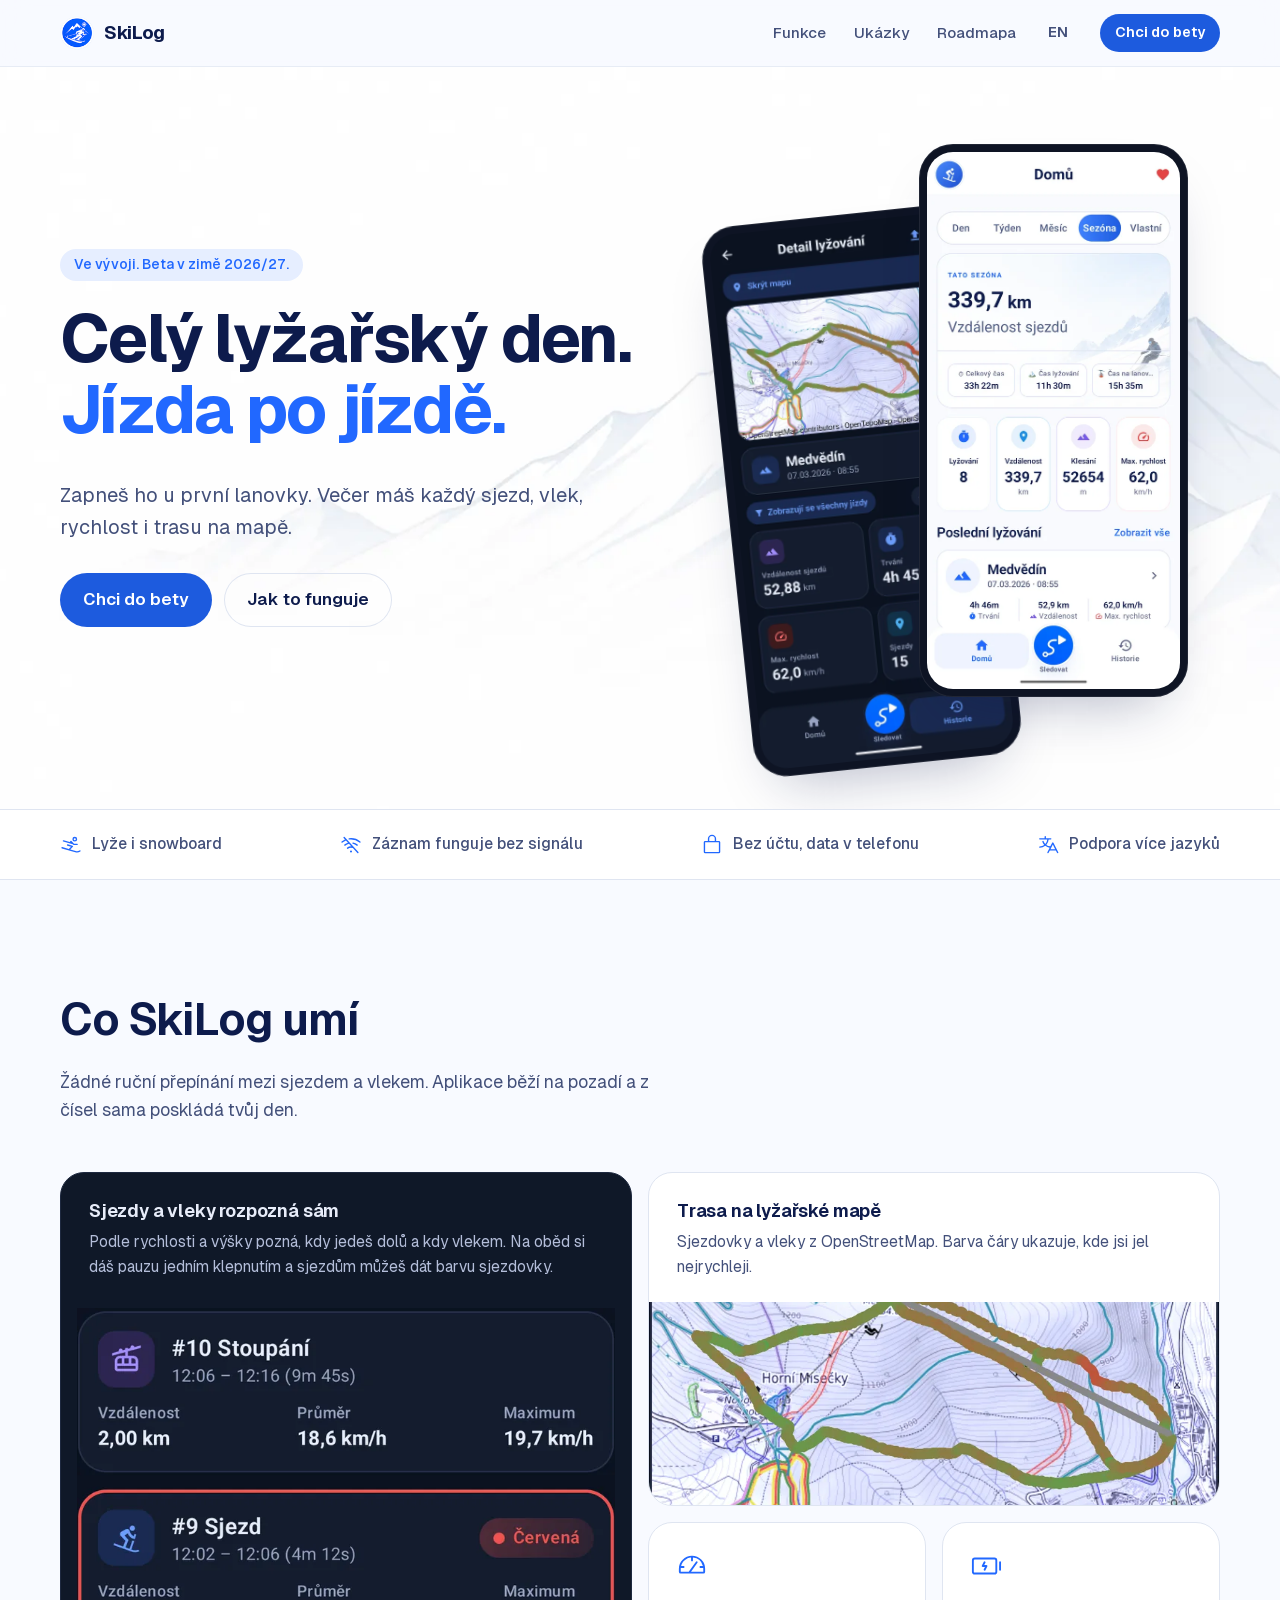
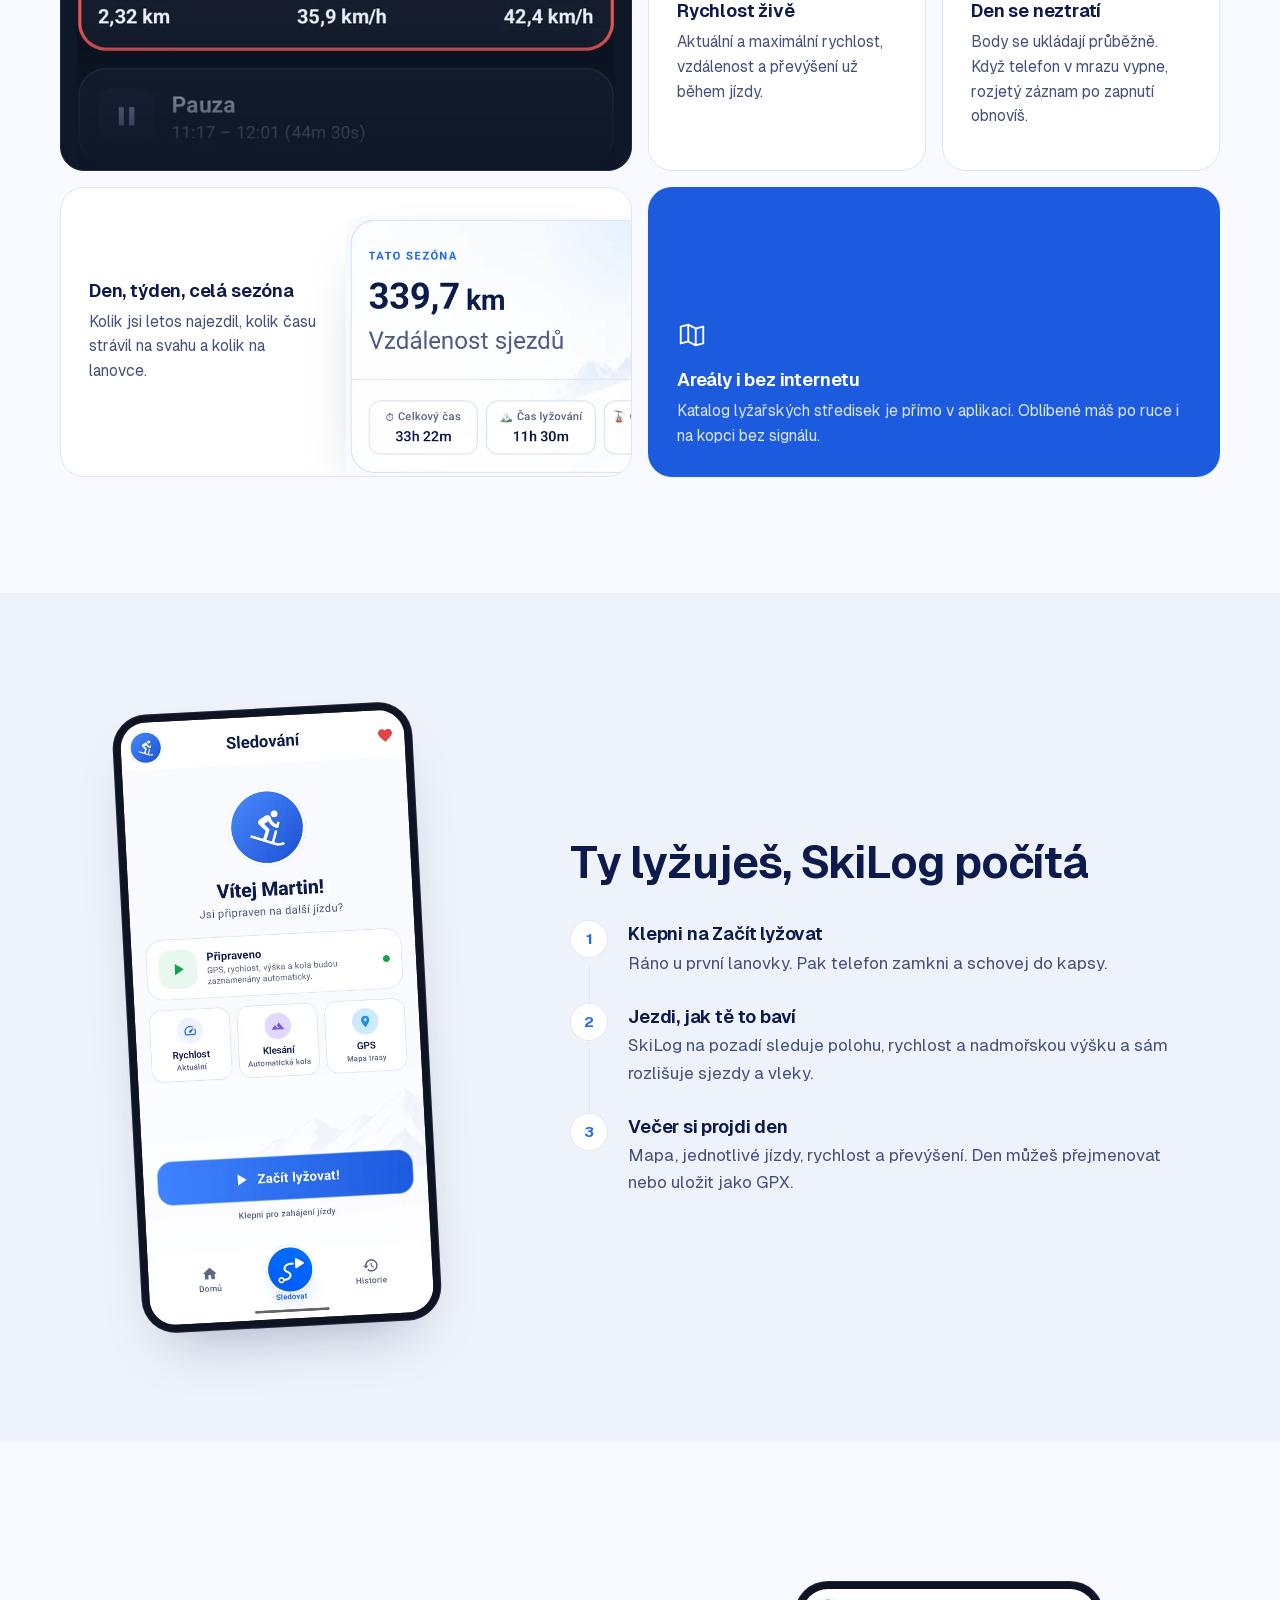
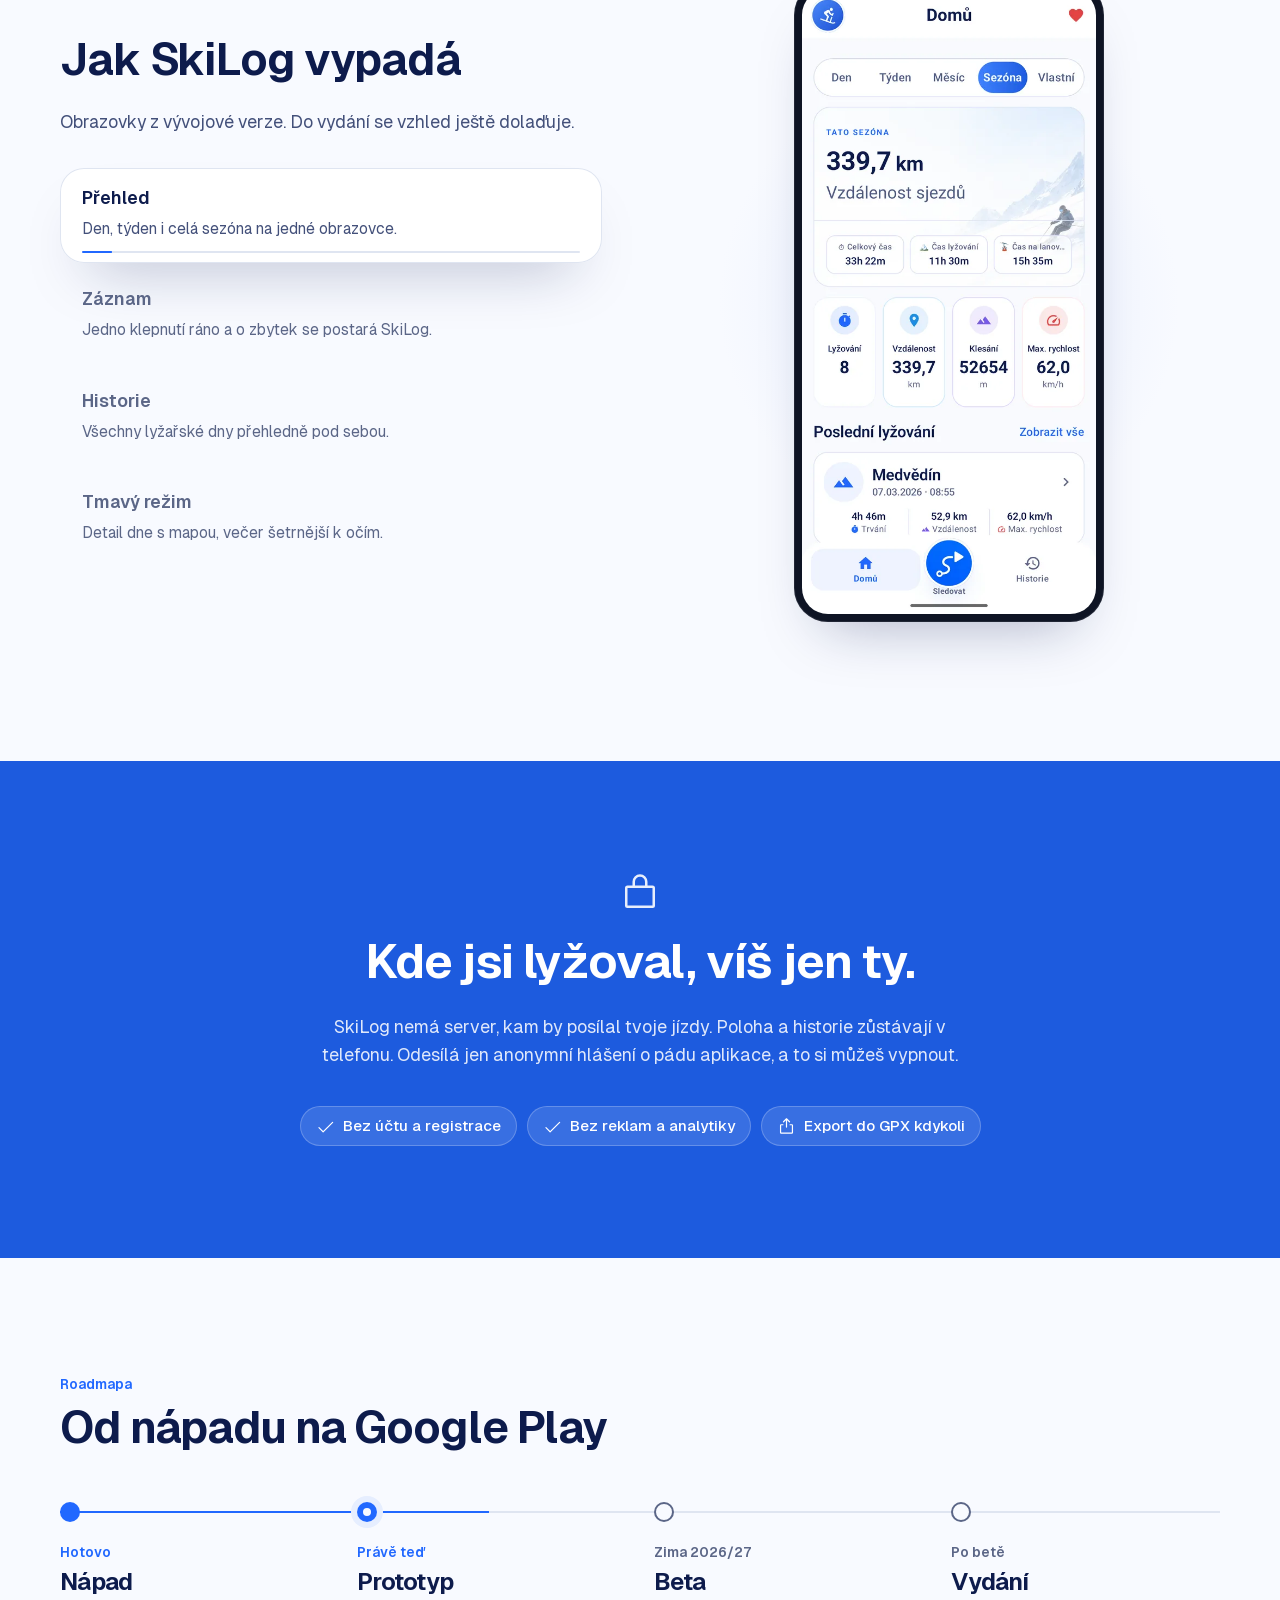
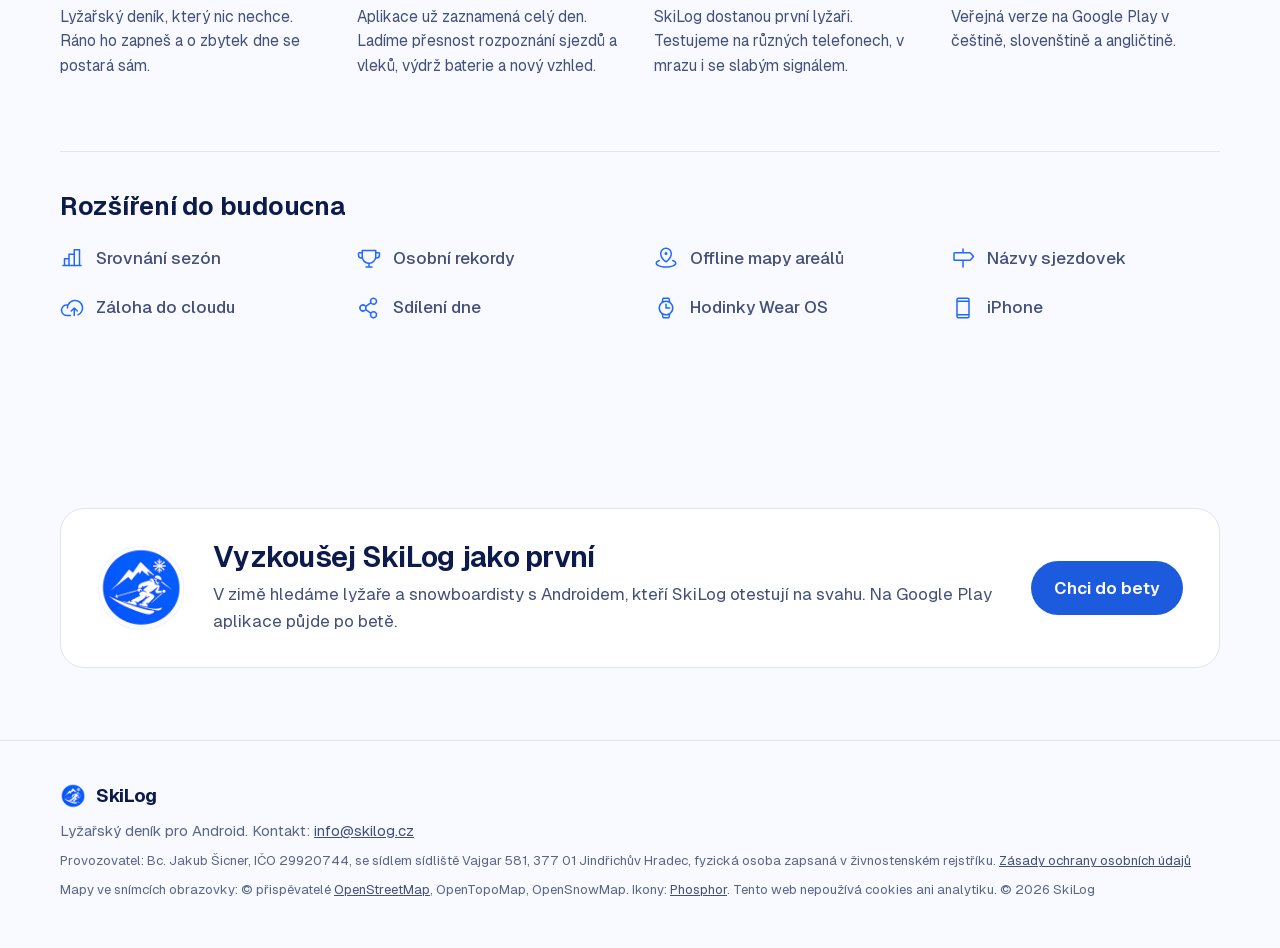
<file: index.html>
<!doctype html>
<html lang="cs">
<head>
  <meta charset="utf-8">
  <meta name="viewport" content="width=device-width, initial-scale=1">
  <title>SkiLog | Lyžařský deník pro Android</title>
  <meta name="description" content="SkiLog zaznamená celý lyžařský den přes GPS, sám ho rozdělí na sjezdy a vleky a ukáže rychlost, převýšení i trasu na mapě. Data zůstávají v telefonu.">
  <meta name="theme-color" content="#2168FF">
  <link rel="canonical" href="https://skilog.cz/">
  <link rel="alternate" hreflang="cs" href="https://skilog.cz/">
  <link rel="alternate" hreflang="en" href="https://skilog.cz/en/">
  <link rel="alternate" hreflang="x-default" href="https://skilog.cz/en/">
  <link rel="icon" type="image/png" sizes="64x64" href="assets/icon-64.png">
  <link rel="icon" type="image/png" sizes="192x192" href="assets/icon-192.png">
  <link rel="apple-touch-icon" href="assets/apple-touch-icon.png">
  <link rel="preload" href="assets/fonts/Geist-Variable.woff2" as="font" type="font/woff2" crossorigin>

  <meta property="og:type" content="website">
  <meta property="og:url" content="https://skilog.cz/">
  <meta property="og:title" content="SkiLog | Lyžařský deník pro Android">
  <meta property="og:description" content="Celý den na svahu jízda po jízdě: sjezdy, vleky, rychlost, převýšení a trasa na mapě.">
  <meta property="og:image" content="https://skilog.cz/assets/icon-512.png">
  <meta property="og:locale" content="cs_CZ">

  <link rel="stylesheet" href="styles.css">
</head>
<body>
  <!-- Icons: Phosphor Icons (MIT), regular weight, https://phosphoricons.com -->
  <svg width="0" height="0" style="position:absolute" aria-hidden="true">
  <symbol id="i-person-simple-ski" viewBox="0 0 256 256"><path d="M172,88a28,28,0,1,0-28-28A28,28,0,0,0,172,88Zm0-40a12,12,0,1,1-12,12A12,12,0,0,1,172,48ZM32.32,77.76a8,8,0,0,1,9.92-5.44L112,92.67l10.32-10.33a8,8,0,0,1,11.32,0L163.31,112H200a8,8,0,0,1,0,16H160a8,8,0,0,1-5.66-2.34L148.73,120l-111-32.36A8,8,0,0,1,32.32,77.76ZM236.44,204.24a69.78,69.78,0,0,1-58.37,8.95L21.77,167.67a8,8,0,1,1,4.47-15.36l76,22.13L128.73,148,85.8,135.69a8,8,0,0,1,4.4-15.39l56,16a8,8,0,0,1,3.46,13.35l-29.9,29.9,62.79,18.28a53.78,53.78,0,0,0,45-6.9,8,8,0,1,1,8.88,13.31Z"/></symbol>
  <symbol id="i-gauge" viewBox="0 0 256 256"><path d="M207.06,72.67A111.24,111.24,0,0,0,128,40h-.4C66.07,40.21,16,91,16,153.13V176a16,16,0,0,0,16,16H224a16,16,0,0,0,16-16V152A111.25,111.25,0,0,0,207.06,72.67ZM224,176H119.71l54.76-75.3a8,8,0,0,0-12.94-9.42L99.92,176H32V153.13c0-3.08.15-6.12.43-9.13H56a8,8,0,0,0,0-16H35.27c10.32-38.86,44-68.24,84.73-71.66V80a8,8,0,0,0,16,0V56.33A96.14,96.14,0,0,1,221,128H200a8,8,0,0,0,0,16h23.67c.21,2.65.33,5.31.33,8Z"/></symbol>
  <symbol id="i-map-trifold" viewBox="0 0 256 256"><path d="M228.92,49.69a8,8,0,0,0-6.86-1.45L160.93,63.52,99.58,32.84a8,8,0,0,0-5.52-.6l-64,16A8,8,0,0,0,24,56V200a8,8,0,0,0,9.94,7.76l61.13-15.28,61.35,30.68A8.15,8.15,0,0,0,160,224a8,8,0,0,0,1.94-.24l64-16A8,8,0,0,0,232,200V56A8,8,0,0,0,228.92,49.69ZM104,52.94l48,24V203.06l-48-24ZM40,62.25l48-12v127.5l-48,12Zm176,131.5-48,12V78.25l48-12Z"/></symbol>
  <symbol id="i-lock-simple" viewBox="0 0 256 256"><path d="M208,80H176V56a48,48,0,0,0-96,0V80H48A16,16,0,0,0,32,96V208a16,16,0,0,0,16,16H208a16,16,0,0,0,16-16V96A16,16,0,0,0,208,80ZM96,56a32,32,0,0,1,64,0V80H96ZM208,208H48V96H208V208Z"/></symbol>
  <symbol id="i-battery-charging" viewBox="0 0 256 256"><path d="M200,56H32A24,24,0,0,0,8,80v96a24,24,0,0,0,24,24H200a24,24,0,0,0,24-24V80A24,24,0,0,0,200,56Zm8,120a8,8,0,0,1-8,8H32a8,8,0,0,1-8-8V80a8,8,0,0,1,8-8H200a8,8,0,0,1,8,8Zm48-80v64a8,8,0,0,1-16,0V96a8,8,0,0,1,16,0ZM138.81,123.79a8,8,0,0,1,.35,7.79l-16,32a8,8,0,0,1-14.32-7.16L119.06,136H100a8,8,0,0,1-7.16-11.58l16-32a8,8,0,1,1,14.32,7.16L112.94,120H132A8,8,0,0,1,138.81,123.79Z"/></symbol>
  <symbol id="i-wifi-slash" viewBox="0 0 256 256"><path d="M213.92,210.62a8,8,0,1,1-11.84,10.76l-52-57.15a60,60,0,0,0-57.41,7.24,8,8,0,1,1-9.42-12.93A75.43,75.43,0,0,1,128,144c1.28,0,2.55,0,3.82.1L104.9,114.49A108,108,0,0,0,61,135.31,8,8,0,0,1,49.73,134,8,8,0,0,1,51,122.77a124.27,124.27,0,0,1,41.71-21.66L69.37,75.4a155.43,155.43,0,0,0-40.29,24A8,8,0,0,1,18.92,87,171.87,171.87,0,0,1,58,62.86L42.08,45.38A8,8,0,1,1,53.92,34.62ZM128,192a12,12,0,1,0,12,12A12,12,0,0,0,128,192ZM237.08,87A172.3,172.3,0,0,0,106,49.4a8,8,0,1,0,2,15.87A158.33,158.33,0,0,1,128,64a156.25,156.25,0,0,1,98.92,35.37A8,8,0,0,0,237.08,87ZM195,135.31a8,8,0,0,0,11.24-1.3,8,8,0,0,0-1.3-11.24,124.25,124.25,0,0,0-51.73-24.2A8,8,0,1,0,150,114.24,108.12,108.12,0,0,1,195,135.31Z"/></symbol>
  <symbol id="i-check" viewBox="0 0 256 256"><path d="M229.66,77.66l-128,128a8,8,0,0,1-11.32,0l-56-56a8,8,0,0,1,11.32-11.32L96,188.69,218.34,66.34a8,8,0,0,1,11.32,11.32Z"/></symbol>
  <symbol id="i-translate" viewBox="0 0 256 256"><path d="M247.15,212.42l-56-112a8,8,0,0,0-14.31,0l-21.71,43.43A88,88,0,0,1,108,126.93,103.65,103.65,0,0,0,135.69,64H160a8,8,0,0,0,0-16H104V32a8,8,0,0,0-16,0V48H32a8,8,0,0,0,0,16h87.63A87.76,87.76,0,0,1,96,116.35a87.74,87.74,0,0,1-19-31,8,8,0,1,0-15.08,5.34A103.63,103.63,0,0,0,84,127a87.55,87.55,0,0,1-52,17,8,8,0,0,0,0,16,103.46,103.46,0,0,0,64-22.08,104.18,104.18,0,0,0,51.44,21.31l-26.6,53.19a8,8,0,0,0,14.31,7.16L148.94,192h70.11l13.79,27.58A8,8,0,0,0,240,224a8,8,0,0,0,7.15-11.58ZM156.94,176,184,121.89,211.05,176Z"/></symbol>
  <symbol id="i-chart-bar" viewBox="0 0 256 256"><path d="M224,200h-8V40a8,8,0,0,0-8-8H152a8,8,0,0,0-8,8V80H96a8,8,0,0,0-8,8v40H48a8,8,0,0,0-8,8v64H32a8,8,0,0,0,0,16H224a8,8,0,0,0,0-16ZM160,48h40V200H160ZM104,96h40V200H104ZM56,144H88v56H56Z"/></symbol>
  <symbol id="i-trophy" viewBox="0 0 256 256"><path d="M232,64H208V48a8,8,0,0,0-8-8H56a8,8,0,0,0-8,8V64H24A16,16,0,0,0,8,80V96a40,40,0,0,0,40,40h3.65A80.13,80.13,0,0,0,120,191.61V216H96a8,8,0,0,0,0,16h64a8,8,0,0,0,0-16H136V191.58c31.94-3.23,58.44-25.64,68.08-55.58H208a40,40,0,0,0,40-40V80A16,16,0,0,0,232,64ZM48,120A24,24,0,0,1,24,96V80H48v32q0,4,.39,8Zm144-8.9c0,35.52-29,64.64-64,64.9a64,64,0,0,1-64-64V56H192ZM232,96a24,24,0,0,1-24,24h-.5a81.81,81.81,0,0,0,.5-8.9V80h24Z"/></symbol>
  <symbol id="i-cloud-arrow-up" viewBox="0 0 256 256"><path d="M178.34,165.66,160,147.31V208a8,8,0,0,1-16,0V147.31l-18.34,18.35a8,8,0,0,1-11.32-11.32l32-32a8,8,0,0,1,11.32,0l32,32a8,8,0,0,1-11.32,11.32ZM160,40A88.08,88.08,0,0,0,81.29,88.68,64,64,0,1,0,72,216h40a8,8,0,0,0,0-16H72a48,48,0,0,1,0-96c1.1,0,2.2,0,3.29.12A88,88,0,0,0,72,128a8,8,0,0,0,16,0,72,72,0,1,1,100.8,66,8,8,0,0,0,3.2,15.34,7.9,7.9,0,0,0,3.2-.68A88,88,0,0,0,160,40Z"/></symbol>
  <symbol id="i-share-network" viewBox="0 0 256 256"><path d="M176,160a39.89,39.89,0,0,0-28.62,12.09l-46.1-29.63a39.8,39.8,0,0,0,0-28.92l46.1-29.63a40,40,0,1,0-8.66-13.45l-46.1,29.63a40,40,0,1,0,0,55.82l46.1,29.63A40,40,0,1,0,176,160Zm0-128a24,24,0,1,1-24,24A24,24,0,0,1,176,32ZM64,152a24,24,0,1,1,24-24A24,24,0,0,1,64,152Zm112,72a24,24,0,1,1,24-24A24,24,0,0,1,176,224Z"/></symbol>
  <symbol id="i-watch" viewBox="0 0 256 256"><path d="M208,128a79.94,79.94,0,0,0-32.7-64.47l-6.24-34.38A16,16,0,0,0,153.32,16H102.68A16,16,0,0,0,86.94,29.15L80.7,63.53a79.9,79.9,0,0,0,0,128.94l6.24,34.38A16,16,0,0,0,102.68,240h50.64a16,16,0,0,0,15.74-13.15l6.24-34.38A79.94,79.94,0,0,0,208,128ZM102.68,32h50.64l3.91,21.55a79.75,79.75,0,0,0-58.46,0ZM64,128a64,64,0,1,1,64,64A64.07,64.07,0,0,1,64,128Zm89.32,96H102.68l-3.91-21.55a79.75,79.75,0,0,0,58.46,0ZM120,128V88a8,8,0,0,1,16,0v32h32a8,8,0,0,1,0,16H128A8,8,0,0,1,120,128Z"/></symbol>
  <symbol id="i-device-mobile" viewBox="0 0 256 256"><path d="M176,16H80A24,24,0,0,0,56,40V216a24,24,0,0,0,24,24h96a24,24,0,0,0,24-24V40A24,24,0,0,0,176,16ZM72,64H184V192H72Zm8-32h96a8,8,0,0,1,8,8v8H72V40A8,8,0,0,1,80,32Zm96,192H80a8,8,0,0,1-8-8v-8H184v8A8,8,0,0,1,176,224Z"/></symbol>
  <symbol id="i-signpost" viewBox="0 0 256 256"><path d="M246,106.65,212.33,69.3A16,16,0,0,0,200.44,64H136V32a8,8,0,0,0-16,0V64H40A16,16,0,0,0,24,80v64a16,16,0,0,0,16,16h80v64a8,8,0,0,0,16,0V160h64.44a16,16,0,0,0,11.89-5.3L246,117.35A8,8,0,0,0,246,106.65ZM200.44,144H40V80H200.44l28.8,32Z"/></symbol>
  <symbol id="i-map-pin-area" viewBox="0 0 256 256"><path d="M112,80a16,16,0,1,1,16,16A16,16,0,0,1,112,80ZM64,80a64,64,0,0,1,128,0c0,59.95-57.58,93.54-60,94.95a8,8,0,0,1-7.94,0C121.58,173.54,64,140,64,80Zm16,0c0,42.2,35.84,70.21,48,78.5,12.15-8.28,48-36.3,48-78.5a48,48,0,0,0-96,0Zm122.77,67.63a8,8,0,0,0-5.54,15C213.74,168.74,224,176.92,224,184c0,13.36-36.52,32-96,32s-96-18.64-96-32c0-7.08,10.26-15.26,26.77-21.36a8,8,0,0,0-5.54-15C29.22,156.49,16,169.41,16,184c0,31.18,57.71,48,112,48s112-16.82,112-48C240,169.41,226.78,156.49,202.77,147.63Z"/></symbol>
  <symbol id="i-export" viewBox="0 0 256 256"><path d="M216,112v96a16,16,0,0,1-16,16H56a16,16,0,0,1-16-16V112A16,16,0,0,1,56,96H80a8,8,0,0,1,0,16H56v96H200V112H176a8,8,0,0,1,0-16h24A16,16,0,0,1,216,112ZM93.66,69.66,120,43.31V136a8,8,0,0,0,16,0V43.31l26.34,26.35a8,8,0,0,0,11.32-11.32l-40-40a8,8,0,0,0-11.32,0l-40,40A8,8,0,0,0,93.66,69.66Z"/></symbol>
  </svg>

  <a class="skip" href="#obsah">Přeskočit na obsah</a>

  <header class="nav" id="top">
    <div class="wrap nav__inner">
      <a class="brand" href="#top" aria-label="SkiLog, na začátek">
        <img src="assets/icon-64.png" alt="" width="34" height="34">
        <span>SkiLog</span>
      </a>
      <nav class="nav__links" aria-label="Hlavní">
        <a href="#funkce">Funkce</a>
        <a href="#ukazky">Ukázky</a>
        <a href="#roadmapa">Roadmapa</a>
      </nav>
      <a class="lang" href="en/" hreflang="en" lang="en" title="English version">EN</a>
      <a class="btn btn--small" href="https://tally.so/r/Yj0lON" data-beta>Chci do bety</a>
    </div>
  </header>

  <main id="obsah">

    <!-- Hero -->
    <section class="hero">
      <div class="wrap hero__grid">
        <div class="hero__text">
          <p class="pill">Ve vývoji. Beta v zimě 2026/27.</p>
          <h1>Celý lyžařský den.<br><span class="accent">Jízda po jízdě.</span></h1>
          <p class="lead">Zapneš ho u první lanovky. Večer máš každý sjezd, vlek, rychlost i trasu na mapě.</p>
          <div class="hero__cta">
            <a class="btn" href="https://tally.so/r/Yj0lON" data-beta>Chci do bety</a>
            <a class="btn btn--ghost" href="#jak">Jak to funguje</a>
          </div>
        </div>

        <div class="hero__visual">
          <div class="phone phone--back">
            <img src="assets/screens/detail-dark.webp" alt="Detail lyžařského dne v tmavém režimu s trasou na mapě" width="540" height="1147">
          </div>
          <div class="phone phone--front">
            <img src="assets/screens/home.webp" alt="Úvodní obrazovka s přehledem sezóny a posledním lyžováním" width="540" height="1147" fetchpriority="high">
          </div>
        </div>
      </div>
    </section>

    <!-- Facts -->
    <section class="facts" aria-label="V kostce">
      <ul class="wrap facts__list">
        <li><svg class="i" aria-hidden="true"><use href="#i-person-simple-ski"/></svg>Lyže i snowboard</li>
        <li><svg class="i" aria-hidden="true"><use href="#i-wifi-slash"/></svg>Záznam funguje bez signálu</li>
        <li><svg class="i" aria-hidden="true"><use href="#i-lock-simple"/></svg>Bez účtu, data v telefonu</li>
        <li><svg class="i" aria-hidden="true"><use href="#i-translate"/></svg>Podpora více jazyků</li>
      </ul>
    </section>

    <!-- Features (bento) -->
    <section class="section" id="funkce">
      <div class="wrap">
        <h2 class="section__title">Co SkiLog umí</h2>
        <p class="section__lead">Žádné ruční přepínání mezi sjezdem a vlekem. Aplikace běží na pozadí a z čísel sama poskládá tvůj den.</p>

        <div class="bento">
          <article class="tile tile--runs reveal">
            <div class="tile__text">
              <h3>Sjezdy a vleky rozpozná sám</h3>
              <p>Podle rychlosti a výšky pozná, kdy jedeš dolů a kdy vlekem. Na oběd si dáš pauzu jedním klepnutím a sjezdům můžeš dát barvu sjezdovky.</p>
            </div>
            <img src="assets/runs.webp" alt="Seznam úseků dne: sjezd, stoupání lanovkou a pauza s časy a rychlostmi" width="720" height="619" loading="lazy">
          </article>

          <article class="tile tile--map reveal">
            <div class="tile__text">
              <h3>Trasa na lyžařské mapě</h3>
              <p>Sjezdovky a vleky z OpenStreetMap. Barva čáry ukazuje, kde jsi jel nejrychleji.</p>
            </div>
            <img src="assets/map.webp" alt="Trasa lyžařského dne na mapě se sjezdovkami, barevně podle rychlosti" width="800" height="464" loading="lazy">
          </article>

          <article class="tile tile--small reveal">
            <svg class="i i--lg" aria-hidden="true"><use href="#i-gauge"/></svg>
            <h3>Rychlost živě</h3>
            <p>Aktuální a maximální rychlost, vzdálenost a převýšení už během jízdy.</p>
          </article>

          <article class="tile tile--small reveal">
            <svg class="i i--lg" aria-hidden="true"><use href="#i-battery-charging"/></svg>
            <h3>Den se neztratí</h3>
            <p>Body se ukládají průběžně. Když telefon v mrazu vypne, rozjetý záznam po zapnutí obnovíš.</p>
          </article>

          <article class="tile tile--season reveal">
            <div class="tile__text">
              <h3>Den, týden, celá sezóna</h3>
              <p>Kolik jsi letos najezdil, kolik času strávil na svahu a kolik na lanovce.</p>
            </div>
            <img src="assets/season.webp" alt="Přehled sezóny: celková vzdálenost, čas lyžování a čas na lanovce" width="720" height="480" loading="lazy">
          </article>

          <article class="tile tile--accent reveal">
            <svg class="i i--lg" aria-hidden="true"><use href="#i-map-trifold"/></svg>
            <h3>Areály i bez internetu</h3>
            <p>Katalog lyžařských středisek je přímo v aplikaci. Oblíbené máš po ruce i na kopci bez signálu.</p>
          </article>
        </div>
      </div>
    </section>

    <!-- How it works -->
    <section class="section section--tint" id="jak">
      <div class="wrap how">
        <div class="how__phone reveal">
          <div class="phone">
            <img src="assets/screens/track.webp" alt="Obrazovka pro zahájení záznamu s tlačítkem Začít lyžovat" width="540" height="1147" loading="lazy">
          </div>
        </div>
        <div class="how__text">
          <h2 class="section__title">Ty lyžuješ, SkiLog počítá</h2>
          <ol class="steps">
            <li>
              <h3>Klepni na Začít lyžovat</h3>
              <p>Ráno u první lanovky. Pak telefon zamkni a schovej do kapsy.</p>
            </li>
            <li>
              <h3>Jezdi, jak tě to baví</h3>
              <p>SkiLog na pozadí sleduje polohu, rychlost a nadmořskou výšku a sám rozlišuje sjezdy a vleky.</p>
            </li>
            <li>
              <h3>Večer si projdi den</h3>
              <p>Mapa, jednotlivé jízdy, rychlost a převýšení. Den můžeš přejmenovat nebo uložit jako GPX.</p>
            </li>
          </ol>
        </div>
      </div>
    </section>

    <!-- Screenshots -->
    <section class="section" id="ukazky">
      <div class="wrap tour" data-tour>
        <div class="tour__text">
          <h2 class="section__title">Jak SkiLog vypadá</h2>
          <p class="section__lead">Obrazovky z vývojové verze. Do vydání se vzhled ještě dolaďuje.</p>

          <div class="tour__tabs" role="tablist" aria-label="Obrazovky aplikace">
            <button class="tour__tab is-active" role="tab" aria-selected="true" aria-controls="tour-stage" data-index="0">
              <span class="tour__name">Přehled</span>
              <span class="tour__desc">Den, týden i celá sezóna na jedné obrazovce.</span>
              <span class="tour__bar" aria-hidden="true"></span>
            </button>
            <button class="tour__tab" role="tab" aria-selected="false" aria-controls="tour-stage" data-index="1" tabindex="-1">
              <span class="tour__name">Záznam</span>
              <span class="tour__desc">Jedno klepnutí ráno a o zbytek se postará SkiLog.</span>
              <span class="tour__bar" aria-hidden="true"></span>
            </button>
            <button class="tour__tab" role="tab" aria-selected="false" aria-controls="tour-stage" data-index="2" tabindex="-1">
              <span class="tour__name">Historie</span>
              <span class="tour__desc">Všechny lyžařské dny přehledně pod sebou.</span>
              <span class="tour__bar" aria-hidden="true"></span>
            </button>
            <button class="tour__tab" role="tab" aria-selected="false" aria-controls="tour-stage" data-index="3" tabindex="-1">
              <span class="tour__name">Tmavý režim</span>
              <span class="tour__desc">Detail dne s mapou, večer šetrnější k očím.</span>
              <span class="tour__bar" aria-hidden="true"></span>
            </button>
          </div>
        </div>

        <div class="tour__stage">
          <div class="phone tour__phone" id="tour-stage" role="tabpanel" aria-live="polite">
            <div class="tour__screens">
              <img class="is-active" src="assets/screens/home.webp" alt="Úvodní obrazovka s přehledem sezóny" width="540" height="1147" loading="lazy">
              <img src="assets/screens/track.webp" alt="Obrazovka pro zahájení záznamu s tlačítkem Začít lyžovat" width="540" height="1147" loading="lazy">
              <img src="assets/screens/history.webp" alt="Historie lyžování se seznamem dnů" width="540" height="1147" loading="lazy">
              <img src="assets/screens/detail-dark.webp" alt="Detail dne s trasou na mapě v tmavém režimu" width="540" height="1147" loading="lazy">
            </div>
          </div>
        </div>
      </div>
    </section>

    <!-- Privacy -->
    <section class="privacy">
      <div class="wrap privacy__inner">
        <svg class="i privacy__mark" aria-hidden="true"><use href="#i-lock-simple"/></svg>
        <h2>Kde jsi lyžoval, víš jen ty.</h2>
        <p>SkiLog nemá server, kam by posílal tvoje jízdy. Poloha a historie zůstávají v telefonu. Odesílá jen anonymní hlášení o pádu aplikace, a to si můžeš vypnout.</p>
        <ul class="privacy__list">
          <li><svg class="i" aria-hidden="true"><use href="#i-check"/></svg>Bez účtu a registrace</li>
          <li><svg class="i" aria-hidden="true"><use href="#i-check"/></svg>Bez reklam a analytiky</li>
          <li><svg class="i" aria-hidden="true"><use href="#i-export"/></svg>Export do GPX kdykoli</li>
        </ul>
      </div>
    </section>

    <!-- Roadmap -->
    <section class="section" id="roadmapa">
      <div class="wrap">
        <p class="eyebrow">Roadmapa</p>
        <h2 class="section__title">Od nápadu na Google Play</h2>

        <ol class="road">
          <li class="road__step is-done">
            <span class="road__state">Hotovo</span>
            <h3>Nápad</h3>
            <p>Lyžařský deník, který nic nechce. Ráno ho zapneš a o zbytek dne se postará sám.</p>
          </li>
          <li class="road__step is-active">
            <span class="road__state">Právě teď</span>
            <h3>Prototyp</h3>
            <p>Aplikace už zaznamená celý den. Ladíme přesnost rozpoznání sjezdů a vleků, výdrž baterie a nový vzhled.</p>
          </li>
          <li class="road__step">
            <span class="road__state">Zima 2026/27</span>
            <h3>Beta</h3>
            <p>SkiLog dostanou první lyžaři. Testujeme na různých telefonech, v mrazu i se slabým signálem.</p>
          </li>
          <li class="road__step">
            <span class="road__state">Po betě</span>
            <h3>Vydání</h3>
            <p>Veřejná verze na Google Play v češtině, slovenštině a angličtině.</p>
          </li>
        </ol>

        <div class="later">
          <h3>Rozšíření do budoucna</h3>
          <ul class="ideas">
            <li><svg class="i" aria-hidden="true"><use href="#i-chart-bar"/></svg><span>Srovnání sezón</span></li>
            <li><svg class="i" aria-hidden="true"><use href="#i-trophy"/></svg><span>Osobní rekordy</span></li>
            <li><svg class="i" aria-hidden="true"><use href="#i-map-pin-area"/></svg><span>Offline mapy areálů</span></li>
            <li><svg class="i" aria-hidden="true"><use href="#i-signpost"/></svg><span>Názvy sjezdovek</span></li>
            <li><svg class="i" aria-hidden="true"><use href="#i-cloud-arrow-up"/></svg><span>Záloha do cloudu</span></li>
            <li><svg class="i" aria-hidden="true"><use href="#i-share-network"/></svg><span>Sdílení dne</span></li>
            <li><svg class="i" aria-hidden="true"><use href="#i-watch"/></svg><span>Hodinky Wear OS</span></li>
            <li><svg class="i" aria-hidden="true"><use href="#i-device-mobile"/></svg><span>iPhone</span></li>
          </ul>
        </div>
      </div>
    </section>

    <!-- Beta -->
    <section class="section section--tight" id="beta">
      <div class="wrap">
        <div class="download">
          <img src="assets/icon-192.png" alt="" width="88" height="88">
          <div class="download__text">
            <h2>Vyzkoušej SkiLog jako první</h2>
            <p>V zimě hledáme lyžaře a snowboardisty s Androidem, kteří SkiLog otestují na svahu. Na Google Play aplikace půjde po betě.</p>
          </div>
          <a class="btn" href="https://tally.so/r/Yj0lON" data-beta>Chci do bety</a>
        </div>
      </div>
    </section>

  </main>

  <footer class="footer">
    <div class="wrap footer__inner">
      <a class="brand" href="#top">
        <img src="assets/icon-64.png" alt="" width="26" height="26">
        <span>SkiLog</span>
      </a>
      <p>Lyžařský deník pro Android. Kontakt: <a href="mailto:info@skilog.cz">info@skilog.cz</a></p>
      <p class="footer__small">
        Provozovatel: Bc. Jakub Šicner, IČO 29920744, se sídlem sídliště Vajgar 581, 377 01 Jindřichův Hradec, fyzická osoba zapsaná v živnostenském rejstříku.
        <a href="privacy.html">Zásady ochrany osobních údajů</a>
      </p>
      <p class="footer__small">
        Mapy ve snímcích obrazovky: © přispěvatelé <a href="https://www.openstreetmap.org/copyright" rel="noopener">OpenStreetMap</a>, OpenTopoMap, OpenSnowMap.
        Ikony: <a href="https://phosphoricons.com" rel="noopener">Phosphor</a>. Tento web nepoužívá cookies ani analytiku. © 2026 SkiLog
      </p>
    </div>
  </footer>

  <script>
    // Screenshot tour: tabs switch the screen in the phone and advance on their own.
    // Progress is counted by a 100 ms timer and paused while the tour is off screen,
    // hovered or keyboard-focused. No auto-advance with prefers-reduced-motion.
    (function () {
      var tour = document.querySelector('[data-tour]');
      if (!tour) return;
      var tabs = Array.prototype.slice.call(tour.querySelectorAll('.tour__tab'));
      var screens = tour.querySelectorAll('.tour__screens img');
      var reduce = window.matchMedia('(prefers-reduced-motion: reduce)').matches;
      var STEP = 5000;
      var current = 0, elapsed = 0, last = null;
      var visible = false, hovered = false, focused = false;

      if (reduce) tour.classList.add('is-static');

      function setProgress(p) { tabs[current].style.setProperty('--p', p); }

      function show(i, focus) {
        if (i !== current) {
          var prev = current, leaving = screens[prev];
          tabs[prev].classList.remove('is-active');
          tabs[prev].setAttribute('aria-selected', 'false');
          tabs[prev].setAttribute('tabindex', '-1');
          tabs[prev].style.setProperty('--p', 0);
          leaving.classList.remove('is-active');
          leaving.classList.add('is-leaving');
          setTimeout(function () { leaving.classList.remove('is-leaving'); }, 700);

          current = i;
          tabs[i].classList.add('is-active');
          tabs[i].setAttribute('aria-selected', 'true');
          tabs[i].removeAttribute('tabindex');
          screens[i].classList.add('is-active');
          if (window.innerWidth < 900) {
            var strip = tabs[i].parentNode;
            strip.scrollTo({ left: tabs[i].offsetLeft - (strip.clientWidth - tabs[i].offsetWidth) / 2, behavior: reduce ? 'auto' : 'smooth' });
          }
        }
        if (focus) tabs[i].focus();
        elapsed = 0;
        setProgress(0);
      }

      function tick() {
        var now = Date.now();
        if (last !== null && visible && !hovered && !focused) {
          elapsed += now - last;
          if (elapsed >= STEP) show((current + 1) % tabs.length);
          else setProgress(elapsed / STEP);
        }
        last = now;
      }

      tabs.forEach(function (tab, i) {
        tab.addEventListener('click', function () { show(i); });
        tab.addEventListener('keydown', function (e) {
          if (e.key === 'ArrowDown' || e.key === 'ArrowRight') { e.preventDefault(); show((i + 1) % tabs.length, true); }
          if (e.key === 'ArrowUp' || e.key === 'ArrowLeft') { e.preventDefault(); show((i - 1 + tabs.length) % tabs.length, true); }
        });
      });
      tour.addEventListener('mouseenter', function () { hovered = true; });
      tour.addEventListener('mouseleave', function () { hovered = false; });
      tour.addEventListener('focusin', function (e) { focused = e.target.matches(':focus-visible'); });
      tour.addEventListener('focusout', function () { focused = false; });

      if (reduce) return;
      setInterval(tick, 100);
      if ('IntersectionObserver' in window) {
        new IntersectionObserver(function (entries) {
          entries.forEach(function (e) {
            visible = e.isIntersecting;
            if (visible) {
              Array.prototype.forEach.call(screens, function (img) { img.loading = 'eager'; });
            }
          });
        }, { threshold: 0.35 }).observe(tour.querySelector('.tour__stage'));
      } else {
        visible = true;
      }
    })();
  </script>
  <script src="beta.js" defer></script>
</body>
</html>
</file>
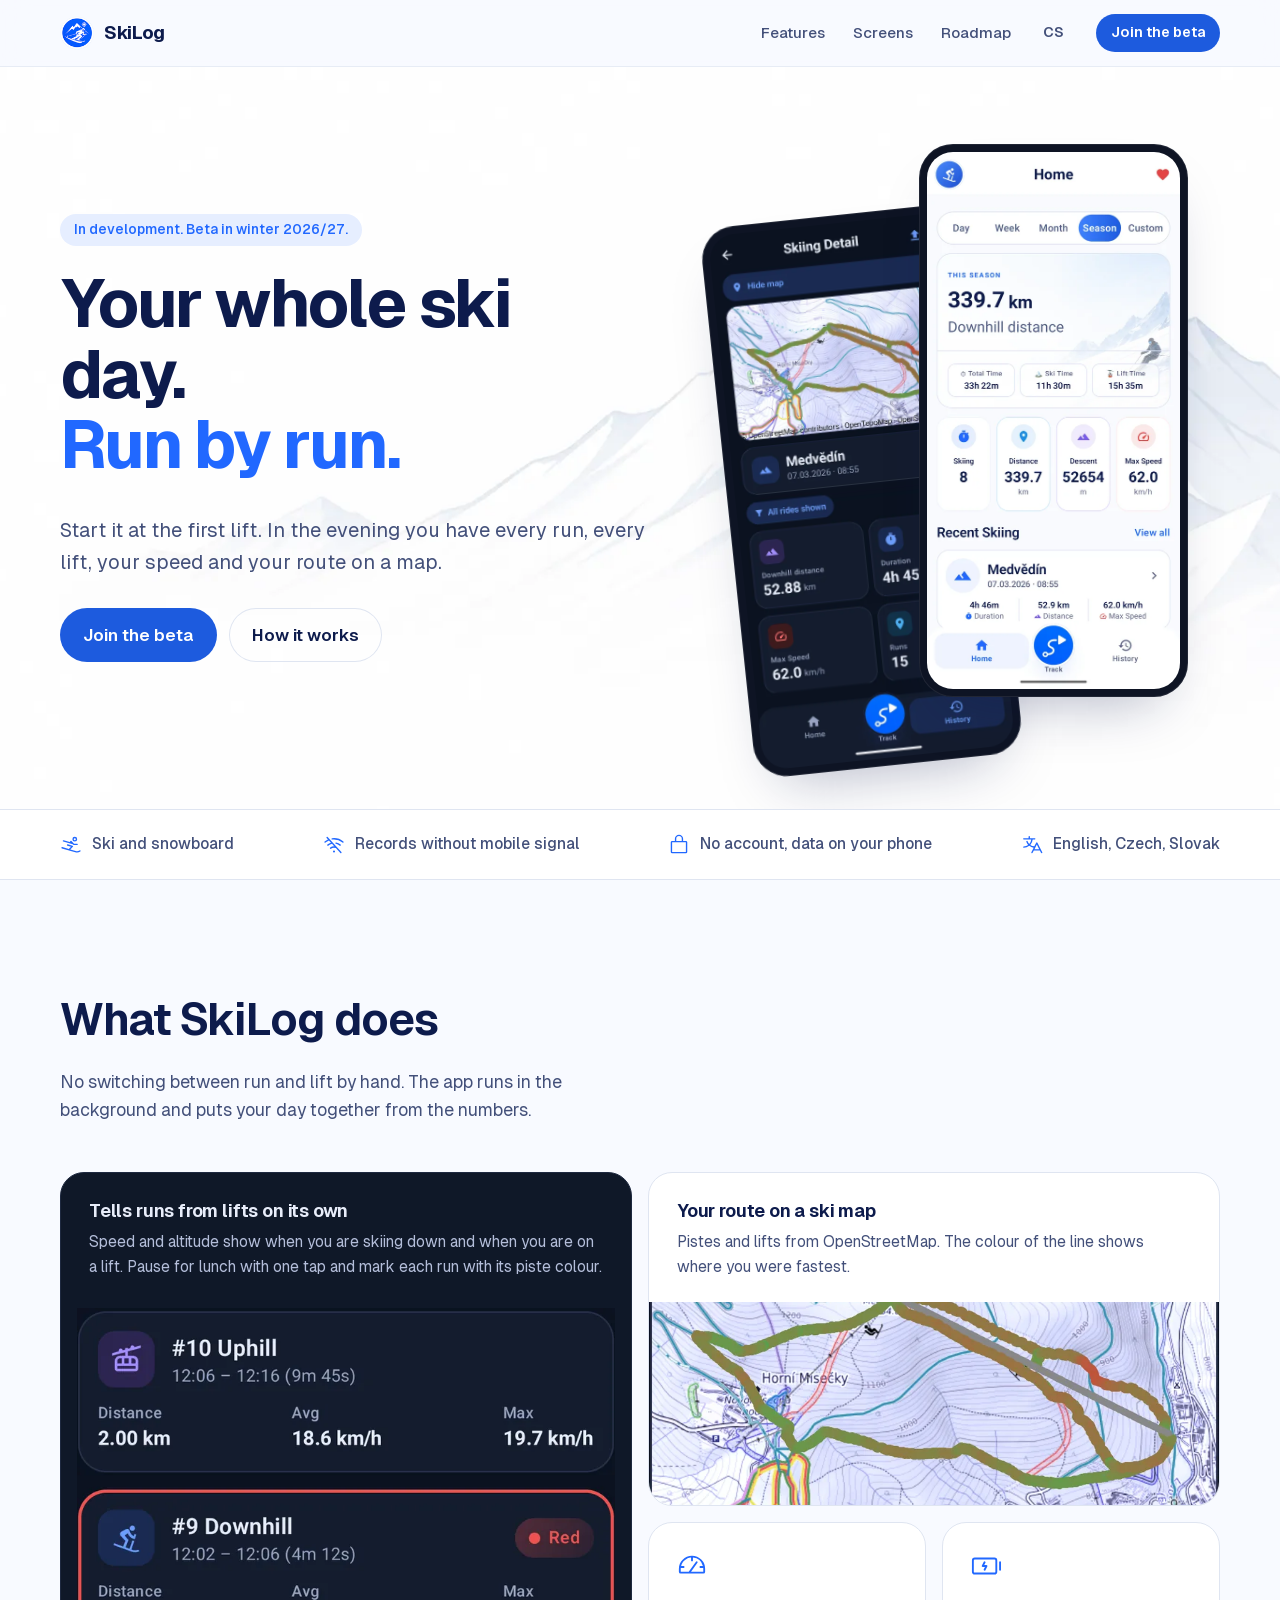
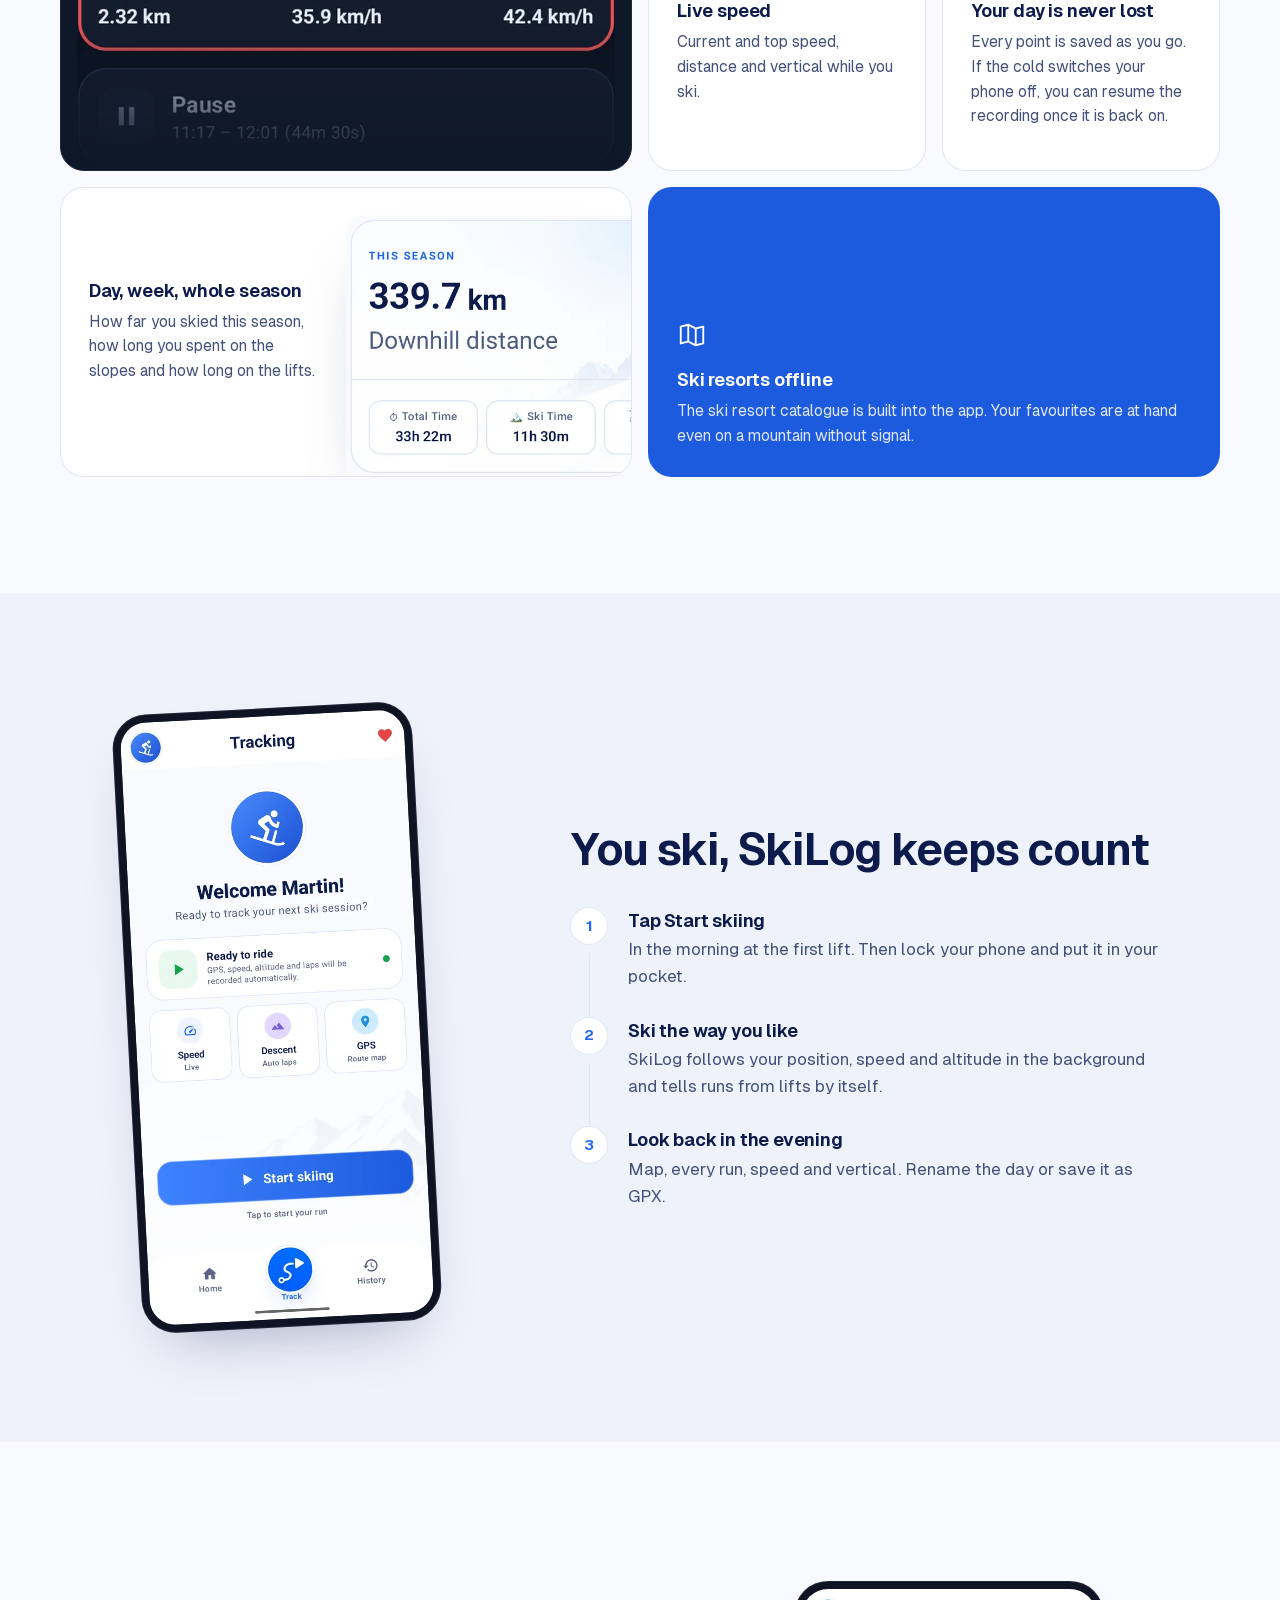
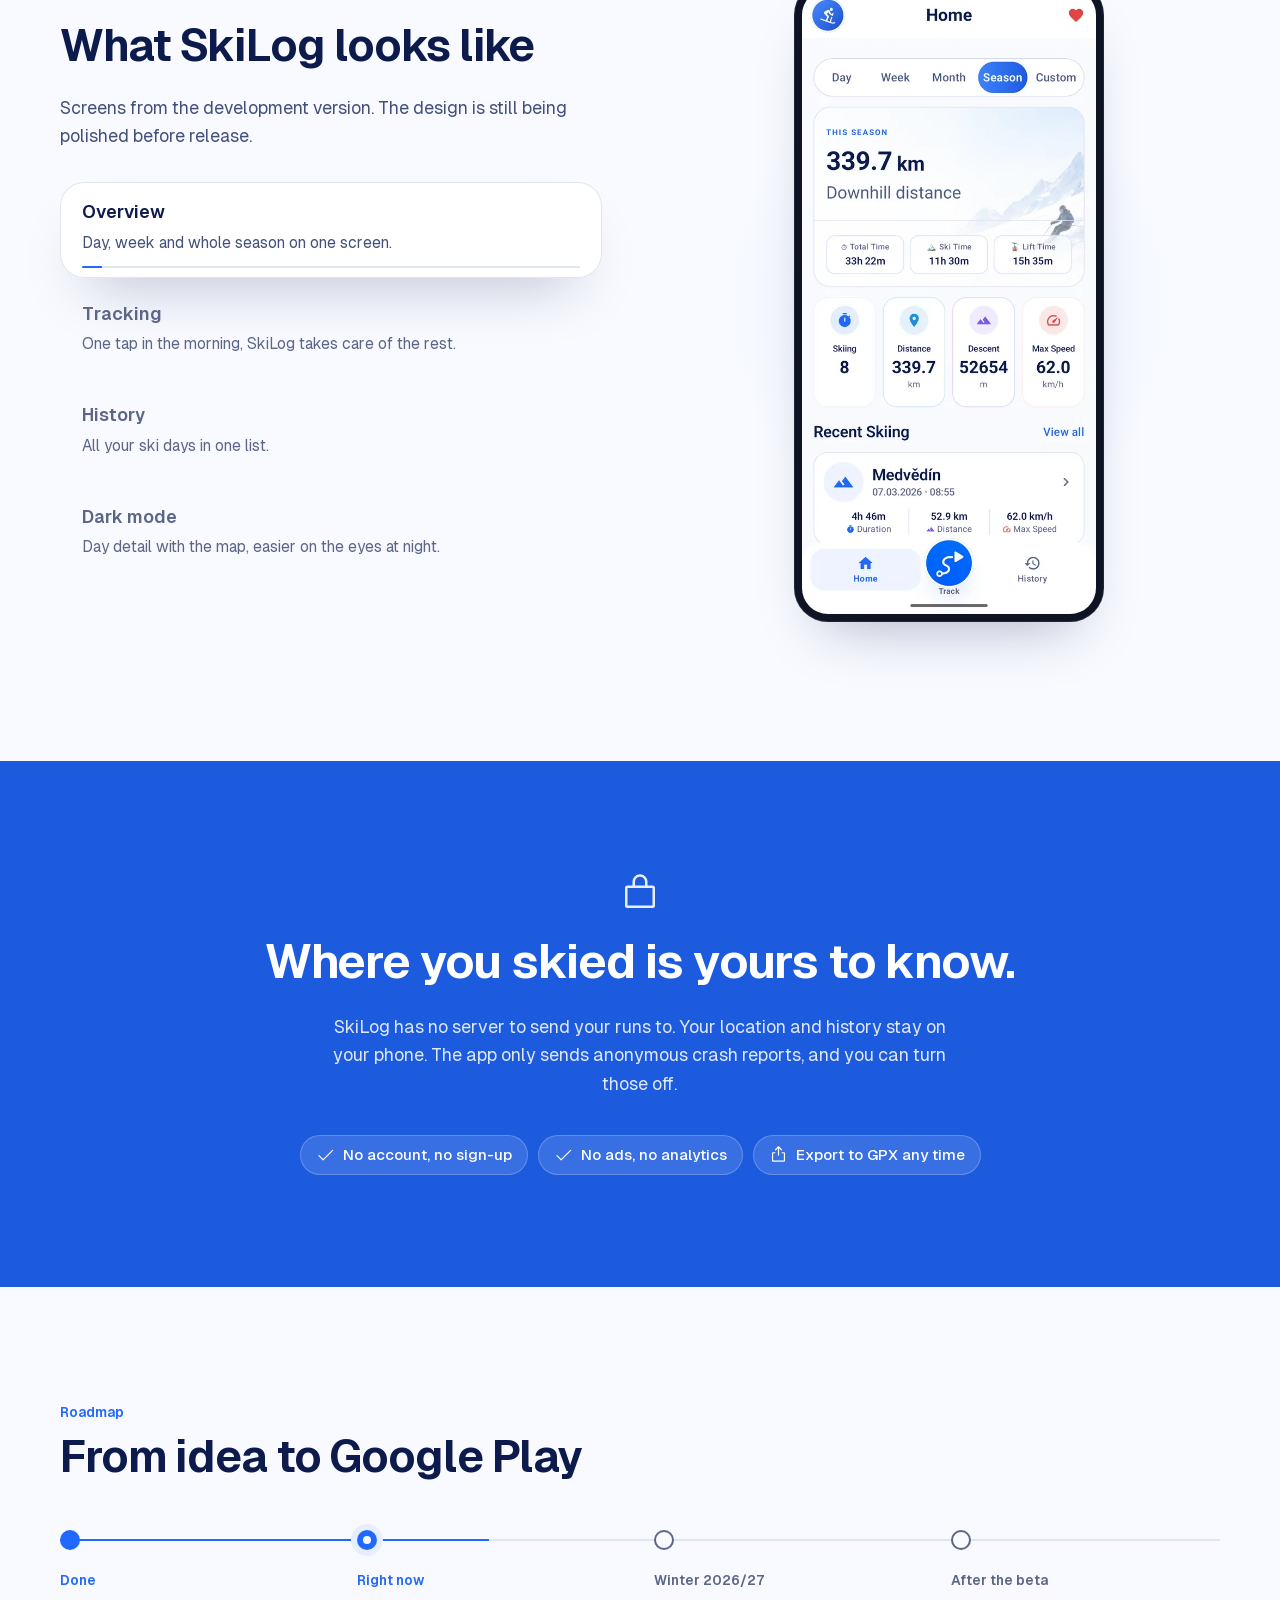
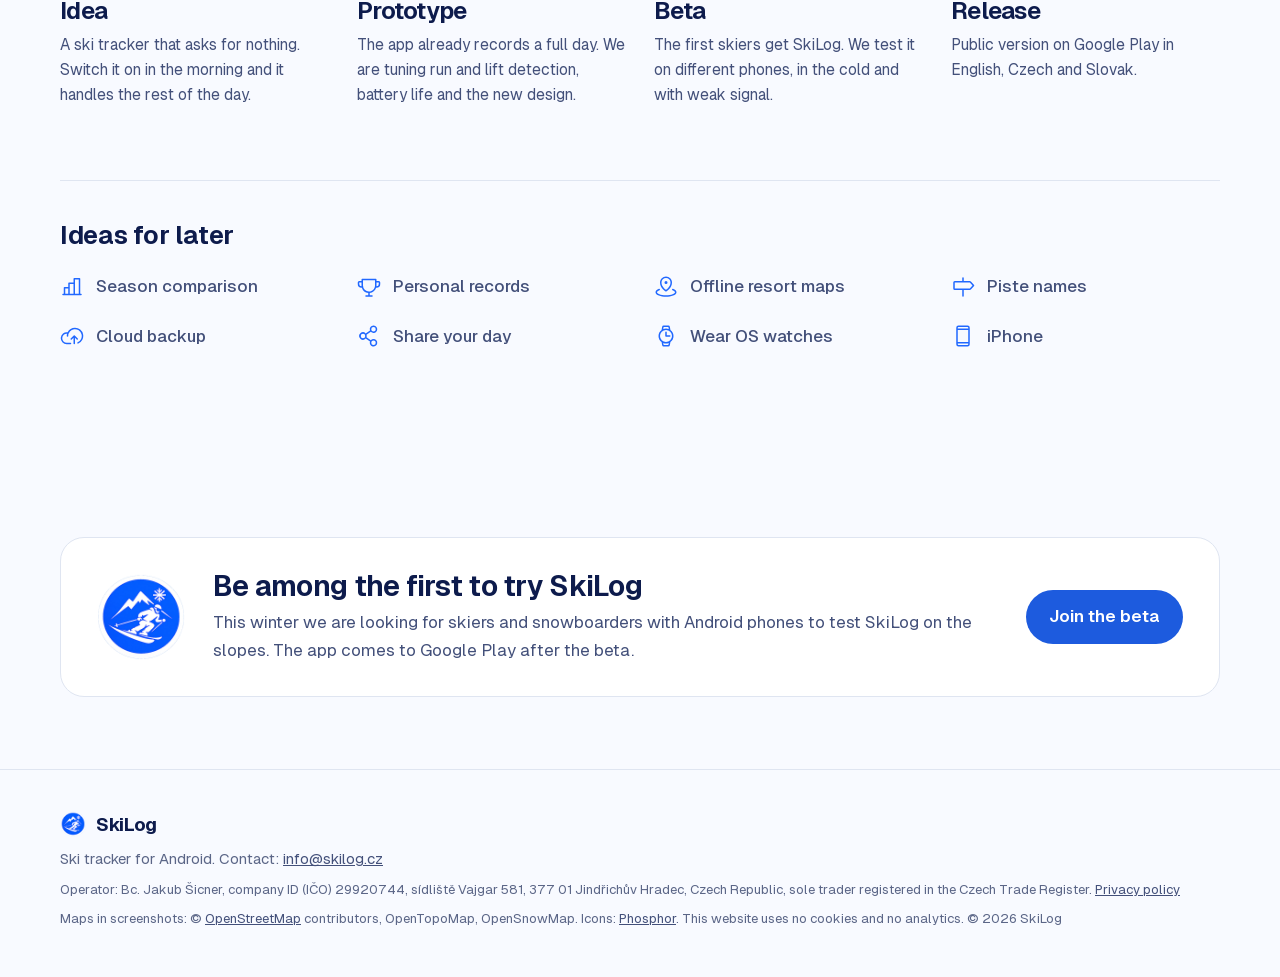
<file: en/index.html>
<!doctype html>
<html lang="en">
<head>
  <meta charset="utf-8">
  <meta name="viewport" content="width=device-width, initial-scale=1">
  <title>SkiLog | Ski tracker for Android</title>
  <meta name="description" content="SkiLog records your whole ski day with GPS, splits it into runs and lifts on its own and shows speed, vertical and your route on a map. Your data stays on your phone.">
  <meta name="theme-color" content="#2168FF">
  <link rel="canonical" href="https://skilog.cz/en/">
  <link rel="alternate" hreflang="cs" href="https://skilog.cz/">
  <link rel="alternate" hreflang="en" href="https://skilog.cz/en/">
  <link rel="alternate" hreflang="x-default" href="https://skilog.cz/en/">
  <link rel="icon" type="image/png" sizes="64x64" href="../assets/icon-64.png">
  <link rel="icon" type="image/png" sizes="192x192" href="../assets/icon-192.png">
  <link rel="apple-touch-icon" href="../assets/apple-touch-icon.png">
  <link rel="preload" href="../assets/fonts/Geist-Variable.woff2" as="font" type="font/woff2" crossorigin>

  <meta property="og:type" content="website">
  <meta property="og:url" content="https://skilog.cz/en/">
  <meta property="og:title" content="SkiLog | Ski tracker for Android">
  <meta property="og:description" content="Your whole day on the slopes, run by run: runs, lifts, speed, vertical and your route on a map.">
  <meta property="og:image" content="https://skilog.cz/assets/icon-512.png">
  <meta property="og:locale" content="en_GB">

  <link rel="stylesheet" href="../styles.css">
</head>
<body>
  <!-- Icons: Phosphor Icons (MIT), regular weight, https://phosphoricons.com -->
  <svg width="0" height="0" style="position:absolute" aria-hidden="true">
  <symbol id="i-person-simple-ski" viewBox="0 0 256 256"><path d="M172,88a28,28,0,1,0-28-28A28,28,0,0,0,172,88Zm0-40a12,12,0,1,1-12,12A12,12,0,0,1,172,48ZM32.32,77.76a8,8,0,0,1,9.92-5.44L112,92.67l10.32-10.33a8,8,0,0,1,11.32,0L163.31,112H200a8,8,0,0,1,0,16H160a8,8,0,0,1-5.66-2.34L148.73,120l-111-32.36A8,8,0,0,1,32.32,77.76ZM236.44,204.24a69.78,69.78,0,0,1-58.37,8.95L21.77,167.67a8,8,0,1,1,4.47-15.36l76,22.13L128.73,148,85.8,135.69a8,8,0,0,1,4.4-15.39l56,16a8,8,0,0,1,3.46,13.35l-29.9,29.9,62.79,18.28a53.78,53.78,0,0,0,45-6.9,8,8,0,1,1,8.88,13.31Z"/></symbol>
  <symbol id="i-gauge" viewBox="0 0 256 256"><path d="M207.06,72.67A111.24,111.24,0,0,0,128,40h-.4C66.07,40.21,16,91,16,153.13V176a16,16,0,0,0,16,16H224a16,16,0,0,0,16-16V152A111.25,111.25,0,0,0,207.06,72.67ZM224,176H119.71l54.76-75.3a8,8,0,0,0-12.94-9.42L99.92,176H32V153.13c0-3.08.15-6.12.43-9.13H56a8,8,0,0,0,0-16H35.27c10.32-38.86,44-68.24,84.73-71.66V80a8,8,0,0,0,16,0V56.33A96.14,96.14,0,0,1,221,128H200a8,8,0,0,0,0,16h23.67c.21,2.65.33,5.31.33,8Z"/></symbol>
  <symbol id="i-map-trifold" viewBox="0 0 256 256"><path d="M228.92,49.69a8,8,0,0,0-6.86-1.45L160.93,63.52,99.58,32.84a8,8,0,0,0-5.52-.6l-64,16A8,8,0,0,0,24,56V200a8,8,0,0,0,9.94,7.76l61.13-15.28,61.35,30.68A8.15,8.15,0,0,0,160,224a8,8,0,0,0,1.94-.24l64-16A8,8,0,0,0,232,200V56A8,8,0,0,0,228.92,49.69ZM104,52.94l48,24V203.06l-48-24ZM40,62.25l48-12v127.5l-48,12Zm176,131.5-48,12V78.25l48-12Z"/></symbol>
  <symbol id="i-lock-simple" viewBox="0 0 256 256"><path d="M208,80H176V56a48,48,0,0,0-96,0V80H48A16,16,0,0,0,32,96V208a16,16,0,0,0,16,16H208a16,16,0,0,0,16-16V96A16,16,0,0,0,208,80ZM96,56a32,32,0,0,1,64,0V80H96ZM208,208H48V96H208V208Z"/></symbol>
  <symbol id="i-battery-charging" viewBox="0 0 256 256"><path d="M200,56H32A24,24,0,0,0,8,80v96a24,24,0,0,0,24,24H200a24,24,0,0,0,24-24V80A24,24,0,0,0,200,56Zm8,120a8,8,0,0,1-8,8H32a8,8,0,0,1-8-8V80a8,8,0,0,1,8-8H200a8,8,0,0,1,8,8Zm48-80v64a8,8,0,0,1-16,0V96a8,8,0,0,1,16,0ZM138.81,123.79a8,8,0,0,1,.35,7.79l-16,32a8,8,0,0,1-14.32-7.16L119.06,136H100a8,8,0,0,1-7.16-11.58l16-32a8,8,0,1,1,14.32,7.16L112.94,120H132A8,8,0,0,1,138.81,123.79Z"/></symbol>
  <symbol id="i-wifi-slash" viewBox="0 0 256 256"><path d="M213.92,210.62a8,8,0,1,1-11.84,10.76l-52-57.15a60,60,0,0,0-57.41,7.24,8,8,0,1,1-9.42-12.93A75.43,75.43,0,0,1,128,144c1.28,0,2.55,0,3.82.1L104.9,114.49A108,108,0,0,0,61,135.31,8,8,0,0,1,49.73,134,8,8,0,0,1,51,122.77a124.27,124.27,0,0,1,41.71-21.66L69.37,75.4a155.43,155.43,0,0,0-40.29,24A8,8,0,0,1,18.92,87,171.87,171.87,0,0,1,58,62.86L42.08,45.38A8,8,0,1,1,53.92,34.62ZM128,192a12,12,0,1,0,12,12A12,12,0,0,0,128,192ZM237.08,87A172.3,172.3,0,0,0,106,49.4a8,8,0,1,0,2,15.87A158.33,158.33,0,0,1,128,64a156.25,156.25,0,0,1,98.92,35.37A8,8,0,0,0,237.08,87ZM195,135.31a8,8,0,0,0,11.24-1.3,8,8,0,0,0-1.3-11.24,124.25,124.25,0,0,0-51.73-24.2A8,8,0,1,0,150,114.24,108.12,108.12,0,0,1,195,135.31Z"/></symbol>
  <symbol id="i-check" viewBox="0 0 256 256"><path d="M229.66,77.66l-128,128a8,8,0,0,1-11.32,0l-56-56a8,8,0,0,1,11.32-11.32L96,188.69,218.34,66.34a8,8,0,0,1,11.32,11.32Z"/></symbol>
  <symbol id="i-translate" viewBox="0 0 256 256"><path d="M247.15,212.42l-56-112a8,8,0,0,0-14.31,0l-21.71,43.43A88,88,0,0,1,108,126.93,103.65,103.65,0,0,0,135.69,64H160a8,8,0,0,0,0-16H104V32a8,8,0,0,0-16,0V48H32a8,8,0,0,0,0,16h87.63A87.76,87.76,0,0,1,96,116.35a87.74,87.74,0,0,1-19-31,8,8,0,1,0-15.08,5.34A103.63,103.63,0,0,0,84,127a87.55,87.55,0,0,1-52,17,8,8,0,0,0,0,16,103.46,103.46,0,0,0,64-22.08,104.18,104.18,0,0,0,51.44,21.31l-26.6,53.19a8,8,0,0,0,14.31,7.16L148.94,192h70.11l13.79,27.58A8,8,0,0,0,240,224a8,8,0,0,0,7.15-11.58ZM156.94,176,184,121.89,211.05,176Z"/></symbol>
  <symbol id="i-chart-bar" viewBox="0 0 256 256"><path d="M224,200h-8V40a8,8,0,0,0-8-8H152a8,8,0,0,0-8,8V80H96a8,8,0,0,0-8,8v40H48a8,8,0,0,0-8,8v64H32a8,8,0,0,0,0,16H224a8,8,0,0,0,0-16ZM160,48h40V200H160ZM104,96h40V200H104ZM56,144H88v56H56Z"/></symbol>
  <symbol id="i-trophy" viewBox="0 0 256 256"><path d="M232,64H208V48a8,8,0,0,0-8-8H56a8,8,0,0,0-8,8V64H24A16,16,0,0,0,8,80V96a40,40,0,0,0,40,40h3.65A80.13,80.13,0,0,0,120,191.61V216H96a8,8,0,0,0,0,16h64a8,8,0,0,0,0-16H136V191.58c31.94-3.23,58.44-25.64,68.08-55.58H208a40,40,0,0,0,40-40V80A16,16,0,0,0,232,64ZM48,120A24,24,0,0,1,24,96V80H48v32q0,4,.39,8Zm144-8.9c0,35.52-29,64.64-64,64.9a64,64,0,0,1-64-64V56H192ZM232,96a24,24,0,0,1-24,24h-.5a81.81,81.81,0,0,0,.5-8.9V80h24Z"/></symbol>
  <symbol id="i-cloud-arrow-up" viewBox="0 0 256 256"><path d="M178.34,165.66,160,147.31V208a8,8,0,0,1-16,0V147.31l-18.34,18.35a8,8,0,0,1-11.32-11.32l32-32a8,8,0,0,1,11.32,0l32,32a8,8,0,0,1-11.32,11.32ZM160,40A88.08,88.08,0,0,0,81.29,88.68,64,64,0,1,0,72,216h40a8,8,0,0,0,0-16H72a48,48,0,0,1,0-96c1.1,0,2.2,0,3.29.12A88,88,0,0,0,72,128a8,8,0,0,0,16,0,72,72,0,1,1,100.8,66,8,8,0,0,0,3.2,15.34,7.9,7.9,0,0,0,3.2-.68A88,88,0,0,0,160,40Z"/></symbol>
  <symbol id="i-share-network" viewBox="0 0 256 256"><path d="M176,160a39.89,39.89,0,0,0-28.62,12.09l-46.1-29.63a39.8,39.8,0,0,0,0-28.92l46.1-29.63a40,40,0,1,0-8.66-13.45l-46.1,29.63a40,40,0,1,0,0,55.82l46.1,29.63A40,40,0,1,0,176,160Zm0-128a24,24,0,1,1-24,24A24,24,0,0,1,176,32ZM64,152a24,24,0,1,1,24-24A24,24,0,0,1,64,152Zm112,72a24,24,0,1,1,24-24A24,24,0,0,1,176,224Z"/></symbol>
  <symbol id="i-watch" viewBox="0 0 256 256"><path d="M208,128a79.94,79.94,0,0,0-32.7-64.47l-6.24-34.38A16,16,0,0,0,153.32,16H102.68A16,16,0,0,0,86.94,29.15L80.7,63.53a79.9,79.9,0,0,0,0,128.94l6.24,34.38A16,16,0,0,0,102.68,240h50.64a16,16,0,0,0,15.74-13.15l6.24-34.38A79.94,79.94,0,0,0,208,128ZM102.68,32h50.64l3.91,21.55a79.75,79.75,0,0,0-58.46,0ZM64,128a64,64,0,1,1,64,64A64.07,64.07,0,0,1,64,128Zm89.32,96H102.68l-3.91-21.55a79.75,79.75,0,0,0,58.46,0ZM120,128V88a8,8,0,0,1,16,0v32h32a8,8,0,0,1,0,16H128A8,8,0,0,1,120,128Z"/></symbol>
  <symbol id="i-device-mobile" viewBox="0 0 256 256"><path d="M176,16H80A24,24,0,0,0,56,40V216a24,24,0,0,0,24,24h96a24,24,0,0,0,24-24V40A24,24,0,0,0,176,16ZM72,64H184V192H72Zm8-32h96a8,8,0,0,1,8,8v8H72V40A8,8,0,0,1,80,32Zm96,192H80a8,8,0,0,1-8-8v-8H184v8A8,8,0,0,1,176,224Z"/></symbol>
  <symbol id="i-signpost" viewBox="0 0 256 256"><path d="M246,106.65,212.33,69.3A16,16,0,0,0,200.44,64H136V32a8,8,0,0,0-16,0V64H40A16,16,0,0,0,24,80v64a16,16,0,0,0,16,16h80v64a8,8,0,0,0,16,0V160h64.44a16,16,0,0,0,11.89-5.3L246,117.35A8,8,0,0,0,246,106.65ZM200.44,144H40V80H200.44l28.8,32Z"/></symbol>
  <symbol id="i-map-pin-area" viewBox="0 0 256 256"><path d="M112,80a16,16,0,1,1,16,16A16,16,0,0,1,112,80ZM64,80a64,64,0,0,1,128,0c0,59.95-57.58,93.54-60,94.95a8,8,0,0,1-7.94,0C121.58,173.54,64,140,64,80Zm16,0c0,42.2,35.84,70.21,48,78.5,12.15-8.28,48-36.3,48-78.5a48,48,0,0,0-96,0Zm122.77,67.63a8,8,0,0,0-5.54,15C213.74,168.74,224,176.92,224,184c0,13.36-36.52,32-96,32s-96-18.64-96-32c0-7.08,10.26-15.26,26.77-21.36a8,8,0,0,0-5.54-15C29.22,156.49,16,169.41,16,184c0,31.18,57.71,48,112,48s112-16.82,112-48C240,169.41,226.78,156.49,202.77,147.63Z"/></symbol>
  <symbol id="i-export" viewBox="0 0 256 256"><path d="M216,112v96a16,16,0,0,1-16,16H56a16,16,0,0,1-16-16V112A16,16,0,0,1,56,96H80a8,8,0,0,1,0,16H56v96H200V112H176a8,8,0,0,1,0-16h24A16,16,0,0,1,216,112ZM93.66,69.66,120,43.31V136a8,8,0,0,0,16,0V43.31l26.34,26.35a8,8,0,0,0,11.32-11.32l-40-40a8,8,0,0,0-11.32,0l-40,40A8,8,0,0,0,93.66,69.66Z"/></symbol>
  </svg>

  <a class="skip" href="#obsah">Skip to content</a>

  <header class="nav" id="top">
    <div class="wrap nav__inner">
      <a class="brand" href="#top" aria-label="SkiLog, back to top">
        <img src="../assets/icon-64.png" alt="" width="34" height="34">
        <span>SkiLog</span>
      </a>
      <nav class="nav__links" aria-label="Main">
        <a href="#funkce">Features</a>
        <a href="#ukazky">Screens</a>
        <a href="#roadmapa">Roadmap</a>
      </nav>
      <a class="lang" href="../" hreflang="cs" lang="cs" title="Česká verze">CS</a>
      <a class="btn btn--small" href="https://tally.so/r/RWDK49" data-beta>Join the beta</a>
    </div>
  </header>

  <main id="obsah">

    <!-- Hero -->
    <section class="hero">
      <div class="wrap hero__grid">
        <div class="hero__text">
          <p class="pill">In development. Beta in winter 2026/27.</p>
          <h1>Your whole ski day.<br><span class="accent">Run by run.</span></h1>
          <p class="lead">Start it at the first lift. In the evening you have every run, every lift, your speed and your route on a map.</p>
          <div class="hero__cta">
            <a class="btn" href="https://tally.so/r/RWDK49" data-beta>Join the beta</a>
            <a class="btn btn--ghost" href="#jak">How it works</a>
          </div>
        </div>

        <div class="hero__visual">
          <div class="phone phone--back">
            <img src="../assets/en/screens/detail-dark.webp" alt="Ski day detail in dark mode with the route on a map" width="540" height="1147">
          </div>
          <div class="phone phone--front">
            <img src="../assets/en/screens/home.webp" alt="Home screen with the season overview and the latest ski day" width="540" height="1147" fetchpriority="high">
          </div>
        </div>
      </div>
    </section>

    <!-- Facts -->
    <section class="facts" aria-label="At a glance">
      <ul class="wrap facts__list">
        <li><svg class="i" aria-hidden="true"><use href="#i-person-simple-ski"/></svg>Ski and snowboard</li>
        <li><svg class="i" aria-hidden="true"><use href="#i-wifi-slash"/></svg>Records without mobile signal</li>
        <li><svg class="i" aria-hidden="true"><use href="#i-lock-simple"/></svg>No account, data on your phone</li>
        <li><svg class="i" aria-hidden="true"><use href="#i-translate"/></svg>English, Czech, Slovak</li>
      </ul>
    </section>

    <!-- Features (bento) -->
    <section class="section" id="funkce">
      <div class="wrap">
        <h2 class="section__title">What SkiLog does</h2>
        <p class="section__lead">No switching between run and lift by hand. The app runs in the background and puts your day together from the numbers.</p>

        <div class="bento">
          <article class="tile tile--runs reveal">
            <div class="tile__text">
              <h3>Tells runs from lifts on its own</h3>
              <p>Speed and altitude show when you are skiing down and when you are on a lift. Pause for lunch with one tap and mark each run with its piste colour.</p>
            </div>
            <img src="../assets/en/runs.webp" alt="Sections of the day: a run, a lift ride and a pause with times and speeds" width="720" height="619" loading="lazy">
          </article>

          <article class="tile tile--map reveal">
            <div class="tile__text">
              <h3>Your route on a ski map</h3>
              <p>Pistes and lifts from OpenStreetMap. The colour of the line shows where you were fastest.</p>
            </div>
            <img src="../assets/map.webp" alt="A ski day route on a piste map, coloured by speed" width="800" height="464" loading="lazy">
          </article>

          <article class="tile tile--small reveal">
            <svg class="i i--lg" aria-hidden="true"><use href="#i-gauge"/></svg>
            <h3>Live speed</h3>
            <p>Current and top speed, distance and vertical while you ski.</p>
          </article>

          <article class="tile tile--small reveal">
            <svg class="i i--lg" aria-hidden="true"><use href="#i-battery-charging"/></svg>
            <h3>Your day is never lost</h3>
            <p>Every point is saved as you go. If the cold switches your phone off, you can resume the recording once it is back on.</p>
          </article>

          <article class="tile tile--season reveal">
            <div class="tile__text">
              <h3>Day, week, whole season</h3>
              <p>How far you skied this season, how long you spent on the slopes and how long on the lifts.</p>
            </div>
            <img src="../assets/en/season.webp" alt="Season overview: total distance, ski time and lift time" width="720" height="480" loading="lazy">
          </article>

          <article class="tile tile--accent reveal">
            <svg class="i i--lg" aria-hidden="true"><use href="#i-map-trifold"/></svg>
            <h3>Ski resorts offline</h3>
            <p>The ski resort catalogue is built into the app. Your favourites are at hand even on a mountain without signal.</p>
          </article>
        </div>
      </div>
    </section>

    <!-- How it works -->
    <section class="section section--tint" id="jak">
      <div class="wrap how">
        <div class="how__phone reveal">
          <div class="phone">
            <img src="../assets/en/screens/track.webp" alt="Tracking screen with the Start skiing button" width="540" height="1147" loading="lazy">
          </div>
        </div>
        <div class="how__text">
          <h2 class="section__title">You ski, SkiLog keeps count</h2>
          <ol class="steps">
            <li>
              <h3>Tap Start skiing</h3>
              <p>In the morning at the first lift. Then lock your phone and put it in your pocket.</p>
            </li>
            <li>
              <h3>Ski the way you like</h3>
              <p>SkiLog follows your position, speed and altitude in the background and tells runs from lifts by itself.</p>
            </li>
            <li>
              <h3>Look back in the evening</h3>
              <p>Map, every run, speed and vertical. Rename the day or save it as GPX.</p>
            </li>
          </ol>
        </div>
      </div>
    </section>

    <!-- Screenshots -->
    <section class="section" id="ukazky">
      <div class="wrap tour" data-tour>
        <div class="tour__text">
          <h2 class="section__title">What SkiLog looks like</h2>
          <p class="section__lead">Screens from the development version. The design is still being polished before release.</p>

          <div class="tour__tabs" role="tablist" aria-label="App screens">
            <button class="tour__tab is-active" role="tab" aria-selected="true" aria-controls="tour-stage" data-index="0">
              <span class="tour__name">Overview</span>
              <span class="tour__desc">Day, week and whole season on one screen.</span>
              <span class="tour__bar" aria-hidden="true"></span>
            </button>
            <button class="tour__tab" role="tab" aria-selected="false" aria-controls="tour-stage" data-index="1" tabindex="-1">
              <span class="tour__name">Tracking</span>
              <span class="tour__desc">One tap in the morning, SkiLog takes care of the rest.</span>
              <span class="tour__bar" aria-hidden="true"></span>
            </button>
            <button class="tour__tab" role="tab" aria-selected="false" aria-controls="tour-stage" data-index="2" tabindex="-1">
              <span class="tour__name">History</span>
              <span class="tour__desc">All your ski days in one list.</span>
              <span class="tour__bar" aria-hidden="true"></span>
            </button>
            <button class="tour__tab" role="tab" aria-selected="false" aria-controls="tour-stage" data-index="3" tabindex="-1">
              <span class="tour__name">Dark mode</span>
              <span class="tour__desc">Day detail with the map, easier on the eyes at night.</span>
              <span class="tour__bar" aria-hidden="true"></span>
            </button>
          </div>
        </div>

        <div class="tour__stage">
          <div class="phone tour__phone" id="tour-stage" role="tabpanel" aria-live="polite">
            <div class="tour__screens">
              <img class="is-active" src="../assets/en/screens/home.webp" alt="Home screen with the season overview" width="540" height="1147" loading="lazy">
              <img src="../assets/en/screens/track.webp" alt="Tracking screen with the Start skiing button" width="540" height="1147" loading="lazy">
              <img src="../assets/en/screens/history.webp" alt="Ski history with the list of days" width="540" height="1147" loading="lazy">
              <img src="../assets/en/screens/detail-dark.webp" alt="Day detail with the route on a map in dark mode" width="540" height="1147" loading="lazy">
            </div>
          </div>
        </div>
      </div>
    </section>

    <!-- Privacy -->
    <section class="privacy">
      <div class="wrap privacy__inner">
        <svg class="i privacy__mark" aria-hidden="true"><use href="#i-lock-simple"/></svg>
        <h2>Where you skied is yours to know.</h2>
        <p>SkiLog has no server to send your runs to. Your location and history stay on your phone. The app only sends anonymous crash reports, and you can turn those off.</p>
        <ul class="privacy__list">
          <li><svg class="i" aria-hidden="true"><use href="#i-check"/></svg>No account, no sign-up</li>
          <li><svg class="i" aria-hidden="true"><use href="#i-check"/></svg>No ads, no analytics</li>
          <li><svg class="i" aria-hidden="true"><use href="#i-export"/></svg>Export to GPX any time</li>
        </ul>
      </div>
    </section>

    <!-- Roadmap -->
    <section class="section" id="roadmapa">
      <div class="wrap">
        <p class="eyebrow">Roadmap</p>
        <h2 class="section__title">From idea to Google Play</h2>

        <ol class="road">
          <li class="road__step is-done">
            <span class="road__state">Done</span>
            <h3>Idea</h3>
            <p>A ski tracker that asks for nothing. Switch it on in the morning and it handles the rest of the day.</p>
          </li>
          <li class="road__step is-active">
            <span class="road__state">Right now</span>
            <h3>Prototype</h3>
            <p>The app already records a full day. We are tuning run and lift detection, battery life and the new design.</p>
          </li>
          <li class="road__step">
            <span class="road__state">Winter 2026/27</span>
            <h3>Beta</h3>
            <p>The first skiers get SkiLog. We test it on different phones, in the cold and with weak signal.</p>
          </li>
          <li class="road__step">
            <span class="road__state">After the beta</span>
            <h3>Release</h3>
            <p>Public version on Google Play in English, Czech and Slovak.</p>
          </li>
        </ol>

        <div class="later">
          <h3>Ideas for later</h3>
          <ul class="ideas">
            <li><svg class="i" aria-hidden="true"><use href="#i-chart-bar"/></svg><span>Season comparison</span></li>
            <li><svg class="i" aria-hidden="true"><use href="#i-trophy"/></svg><span>Personal records</span></li>
            <li><svg class="i" aria-hidden="true"><use href="#i-map-pin-area"/></svg><span>Offline resort maps</span></li>
            <li><svg class="i" aria-hidden="true"><use href="#i-signpost"/></svg><span>Piste names</span></li>
            <li><svg class="i" aria-hidden="true"><use href="#i-cloud-arrow-up"/></svg><span>Cloud backup</span></li>
            <li><svg class="i" aria-hidden="true"><use href="#i-share-network"/></svg><span>Share your day</span></li>
            <li><svg class="i" aria-hidden="true"><use href="#i-watch"/></svg><span>Wear OS watches</span></li>
            <li><svg class="i" aria-hidden="true"><use href="#i-device-mobile"/></svg><span>iPhone</span></li>
          </ul>
        </div>
      </div>
    </section>

    <!-- Beta -->
    <section class="section section--tight" id="beta">
      <div class="wrap">
        <div class="download">
          <img src="../assets/icon-192.png" alt="" width="88" height="88">
          <div class="download__text">
            <h2>Be among the first to try SkiLog</h2>
            <p>This winter we are looking for skiers and snowboarders with Android phones to test SkiLog on the slopes. The app comes to Google Play after the beta.</p>
          </div>
          <a class="btn" href="https://tally.so/r/RWDK49" data-beta>Join the beta</a>
        </div>
      </div>
    </section>

  </main>

  <footer class="footer">
    <div class="wrap footer__inner">
      <a class="brand" href="#top">
        <img src="../assets/icon-64.png" alt="" width="26" height="26">
        <span>SkiLog</span>
      </a>
      <p>Ski tracker for Android. Contact: <a href="mailto:info@skilog.cz">info@skilog.cz</a></p>
      <p class="footer__small">
        Operator: Bc. Jakub Šicner, company ID (IČO) 29920744, sídliště Vajgar 581, 377 01 Jindřichův Hradec, Czech Republic, sole trader registered in the Czech Trade Register.
        <a href="privacy.html">Privacy policy</a>
      </p>
      <p class="footer__small">
        Maps in screenshots: © <a href="https://www.openstreetmap.org/copyright" rel="noopener">OpenStreetMap</a> contributors, OpenTopoMap, OpenSnowMap.
        Icons: <a href="https://phosphoricons.com" rel="noopener">Phosphor</a>. This website uses no cookies and no analytics. © 2026 SkiLog
      </p>
    </div>
  </footer>

  <script>
    // Screenshot tour: tabs switch the screen in the phone and advance on their own.
    // Progress is counted by a 100 ms timer and paused while the tour is off screen,
    // hovered or keyboard-focused. No auto-advance with prefers-reduced-motion.
    (function () {
      var tour = document.querySelector('[data-tour]');
      if (!tour) return;
      var tabs = Array.prototype.slice.call(tour.querySelectorAll('.tour__tab'));
      var screens = tour.querySelectorAll('.tour__screens img');
      var reduce = window.matchMedia('(prefers-reduced-motion: reduce)').matches;
      var STEP = 5000;
      var current = 0, elapsed = 0, last = null;
      var visible = false, hovered = false, focused = false;

      if (reduce) tour.classList.add('is-static');

      function setProgress(p) { tabs[current].style.setProperty('--p', p); }

      function show(i, focus) {
        if (i !== current) {
          var prev = current, leaving = screens[prev];
          tabs[prev].classList.remove('is-active');
          tabs[prev].setAttribute('aria-selected', 'false');
          tabs[prev].setAttribute('tabindex', '-1');
          tabs[prev].style.setProperty('--p', 0);
          leaving.classList.remove('is-active');
          leaving.classList.add('is-leaving');
          setTimeout(function () { leaving.classList.remove('is-leaving'); }, 700);

          current = i;
          tabs[i].classList.add('is-active');
          tabs[i].setAttribute('aria-selected', 'true');
          tabs[i].removeAttribute('tabindex');
          screens[i].classList.add('is-active');
          if (window.innerWidth < 900) {
            var strip = tabs[i].parentNode;
            strip.scrollTo({ left: tabs[i].offsetLeft - (strip.clientWidth - tabs[i].offsetWidth) / 2, behavior: reduce ? 'auto' : 'smooth' });
          }
        }
        if (focus) tabs[i].focus();
        elapsed = 0;
        setProgress(0);
      }

      function tick() {
        var now = Date.now();
        if (last !== null && visible && !hovered && !focused) {
          elapsed += now - last;
          if (elapsed >= STEP) show((current + 1) % tabs.length);
          else setProgress(elapsed / STEP);
        }
        last = now;
      }

      tabs.forEach(function (tab, i) {
        tab.addEventListener('click', function () { show(i); });
        tab.addEventListener('keydown', function (e) {
          if (e.key === 'ArrowDown' || e.key === 'ArrowRight') { e.preventDefault(); show((i + 1) % tabs.length, true); }
          if (e.key === 'ArrowUp' || e.key === 'ArrowLeft') { e.preventDefault(); show((i - 1 + tabs.length) % tabs.length, true); }
        });
      });
      tour.addEventListener('mouseenter', function () { hovered = true; });
      tour.addEventListener('mouseleave', function () { hovered = false; });
      tour.addEventListener('focusin', function (e) { focused = e.target.matches(':focus-visible'); });
      tour.addEventListener('focusout', function () { focused = false; });

      if (reduce) return;
      setInterval(tick, 100);
      if ('IntersectionObserver' in window) {
        new IntersectionObserver(function (entries) {
          entries.forEach(function (e) {
            visible = e.isIntersecting;
            if (visible) {
              Array.prototype.forEach.call(screens, function (img) { img.loading = 'eager'; });
            }
          });
        }, { threshold: 0.35 }).observe(tour.querySelector('.tour__stage'));
      } else {
        visible = true;
      }
    })();
  </script>
  <script src="../beta.js" defer></script>
</body>
</html>
</file>
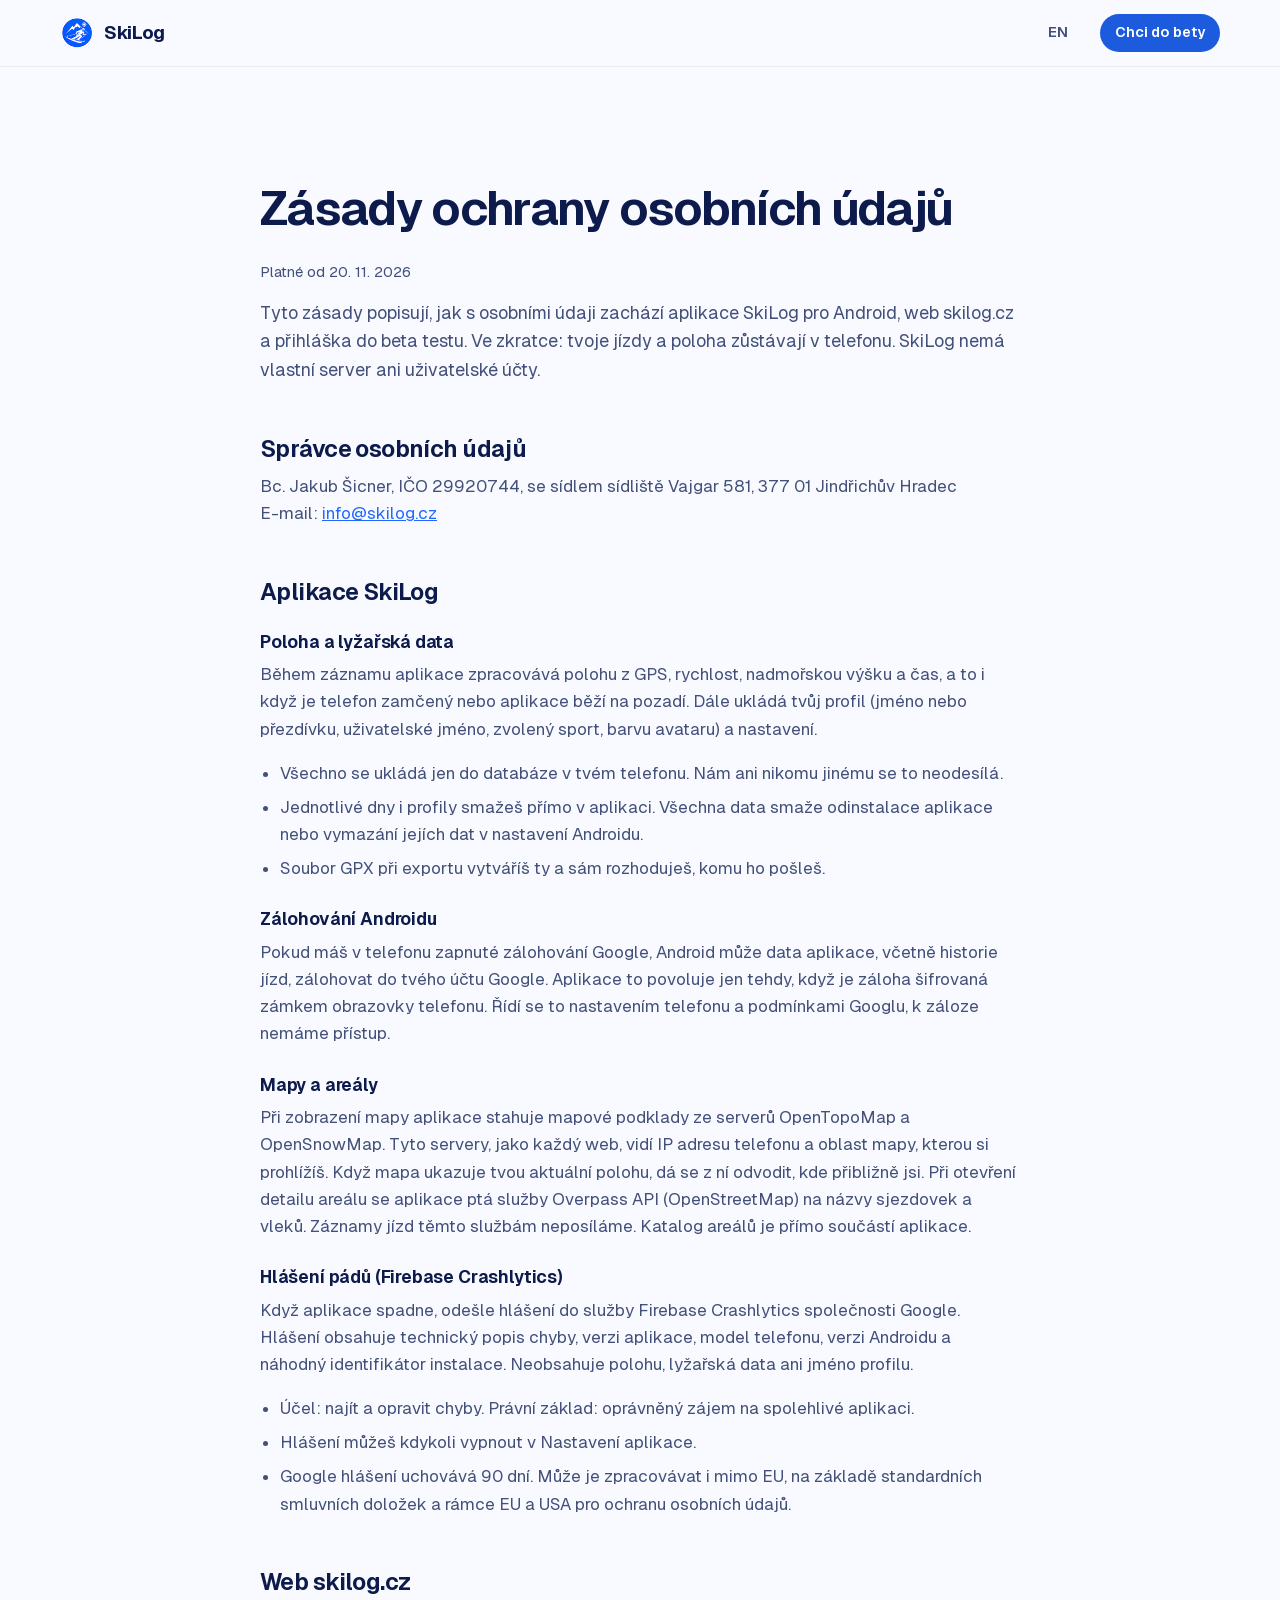
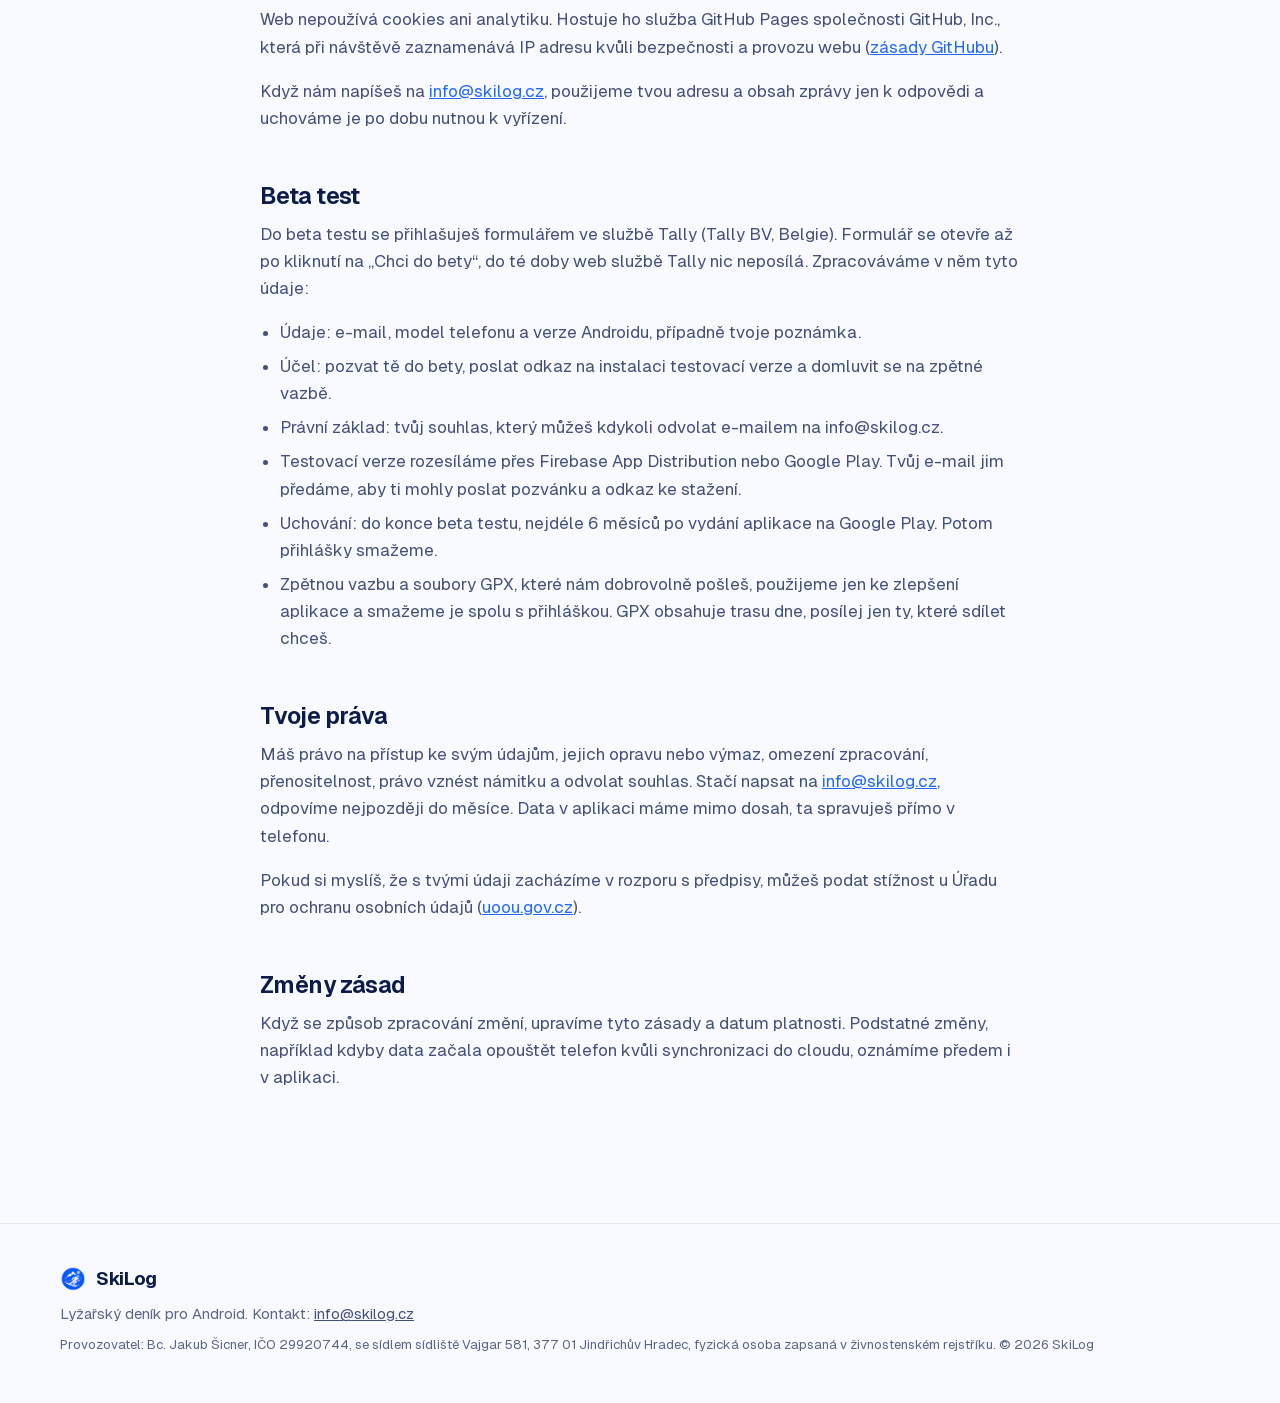
<file: privacy.html>
<!doctype html>
<html lang="cs">
<head>
  <meta charset="utf-8">
  <meta name="viewport" content="width=device-width, initial-scale=1">
  <title>Zásady ochrany osobních údajů | SkiLog</title>
  <meta name="description" content="Jak aplikace SkiLog, web skilog.cz a beta test zacházejí s osobními údaji.">
  <meta name="theme-color" content="#2168FF">
  <link rel="canonical" href="https://skilog.cz/privacy.html">
  <link rel="alternate" hreflang="cs" href="https://skilog.cz/privacy.html">
  <link rel="alternate" hreflang="en" href="https://skilog.cz/en/privacy.html">
  <link rel="icon" type="image/png" sizes="64x64" href="assets/icon-64.png">
  <link rel="apple-touch-icon" href="assets/apple-touch-icon.png">
  <link rel="preload" href="assets/fonts/Geist-Variable.woff2" as="font" type="font/woff2" crossorigin>
  <link rel="stylesheet" href="styles.css">
</head>
<body>
  <a class="skip" href="#obsah">Přeskočit na obsah</a>

  <header class="nav">
    <div class="wrap nav__inner">
      <a class="brand" href="index.html" aria-label="SkiLog, úvodní stránka">
        <img src="assets/icon-64.png" alt="" width="34" height="34">
        <span>SkiLog</span>
      </a>
      <a class="lang lang--push" href="en/privacy.html" hreflang="en" lang="en" title="English version">EN</a>
      <a class="btn btn--small nav__cta" href="https://tally.so/r/Yj0lON" data-beta>Chci do bety</a>
    </div>
  </header>

  <main id="obsah" class="section">
    <article class="wrap doc">
      <h1>Zásady ochrany osobních údajů</h1>
      <p class="doc__meta">Platné od 20. 11. 2026</p>

      <p class="doc__lead">
        Tyto zásady popisují, jak s osobními údaji zachází aplikace SkiLog pro Android, web skilog.cz
        a přihláška do beta testu. Ve zkratce: tvoje jízdy a poloha zůstávají v telefonu. SkiLog nemá
        vlastní server ani uživatelské účty.
      </p>

      <h2>Správce osobních údajů</h2>
      <p>
        Bc. Jakub Šicner, IČO 29920744, se sídlem sídliště Vajgar 581, 377 01 Jindřichův Hradec<br>
        E-mail: <a href="mailto:info@skilog.cz">info@skilog.cz</a>
      </p>

      <h2>Aplikace SkiLog</h2>

      <h3>Poloha a lyžařská data</h3>
      <p>
        Během záznamu aplikace zpracovává polohu z GPS, rychlost, nadmořskou výšku a čas, a to i když
        je telefon zamčený nebo aplikace běží na pozadí. Dále ukládá tvůj profil (jméno nebo přezdívku,
        uživatelské jméno, zvolený sport, barvu avataru) a nastavení.
      </p>
      <ul>
        <li>Všechno se ukládá jen do databáze v tvém telefonu. Nám ani nikomu jinému se to neodesílá.</li>
        <li>Jednotlivé dny i profily smažeš přímo v aplikaci. Všechna data smaže odinstalace aplikace nebo vymazání jejích dat v nastavení Androidu.</li>
        <li>Soubor GPX při exportu vytváříš ty a sám rozhoduješ, komu ho pošleš.</li>
      </ul>

      <h3>Zálohování Androidu</h3>
      <p>
        Pokud máš v telefonu zapnuté zálohování Google, Android může data aplikace, včetně historie
        jízd, zálohovat do tvého účtu Google. Aplikace to povoluje jen tehdy, když je záloha šifrovaná
        zámkem obrazovky telefonu. Řídí se to nastavením telefonu a podmínkami Googlu, k záloze
        nemáme přístup.
      </p>

      <h3>Mapy a areály</h3>
      <p>
        Při zobrazení mapy aplikace stahuje mapové podklady ze serverů OpenTopoMap a OpenSnowMap.
        Tyto servery, jako každý web, vidí IP adresu telefonu a oblast mapy, kterou si prohlížíš. Když
        mapa ukazuje tvou aktuální polohu, dá se z ní odvodit, kde přibližně jsi. Při otevření detailu
        areálu se aplikace ptá služby Overpass API (OpenStreetMap) na názvy sjezdovek a vleků.
        Záznamy jízd těmto službám neposíláme. Katalog areálů je přímo součástí aplikace.
      </p>

      <h3>Hlášení pádů (Firebase Crashlytics)</h3>
      <p>
        Když aplikace spadne, odešle hlášení do služby Firebase Crashlytics společnosti Google.
        Hlášení obsahuje technický popis chyby, verzi aplikace, model telefonu, verzi Androidu
        a náhodný identifikátor instalace. Neobsahuje polohu, lyžařská data ani jméno profilu.
      </p>
      <ul>
        <li>Účel: najít a opravit chyby. Právní základ: oprávněný zájem na spolehlivé aplikaci.</li>
        <li>Hlášení můžeš kdykoli vypnout v Nastavení aplikace.</li>
        <li>Google hlášení uchovává 90 dní. Může je zpracovávat i mimo EU, na základě standardních smluvních doložek a rámce EU a USA pro ochranu osobních údajů.</li>
      </ul>

      <h2>Web skilog.cz</h2>
      <p>
        Web nepoužívá cookies ani analytiku. Hostuje ho služba GitHub Pages společnosti GitHub, Inc.,
        která při návštěvě zaznamenává IP adresu kvůli bezpečnosti a provozu webu
        (<a href="https://docs.github.com/en/site-policy/privacy-policies/github-general-privacy-statement" rel="noopener">zásady GitHubu</a>).
      </p>
      <p>
        Když nám napíšeš na <a href="mailto:info@skilog.cz">info@skilog.cz</a>, použijeme tvou adresu
        a obsah zprávy jen k odpovědi a uchováme je po dobu nutnou k vyřízení.
      </p>

      <h2>Beta test</h2>
      <p>
        Do beta testu se přihlašuješ formulářem ve službě Tally (Tally BV, Belgie). Formulář se otevře
        až po kliknutí na „Chci do bety“, do té doby web službě Tally nic neposílá. Zpracováváme v něm tyto údaje:
      </p>
      <ul>
        <li>Údaje: e-mail, model telefonu a verze Androidu, případně tvoje poznámka.</li>
        <li>Účel: pozvat tě do bety, poslat odkaz na instalaci testovací verze a domluvit se na zpětné vazbě.</li>
        <li>Právní základ: tvůj souhlas, který můžeš kdykoli odvolat e-mailem na info@skilog.cz.</li>
        <li>Testovací verze rozesíláme přes Firebase App Distribution nebo Google Play. Tvůj e-mail jim předáme, aby ti mohly poslat pozvánku a odkaz ke stažení.</li>
        <li>Uchování: do konce beta testu, nejdéle 6 měsíců po vydání aplikace na Google Play. Potom přihlášky smažeme.</li>
        <li>Zpětnou vazbu a soubory GPX, které nám dobrovolně pošleš, použijeme jen ke zlepšení aplikace a smažeme je spolu s přihláškou. GPX obsahuje trasu dne, posílej jen ty, které sdílet chceš.</li>
      </ul>

      <h2>Tvoje práva</h2>
      <p>
        Máš právo na přístup ke svým údajům, jejich opravu nebo výmaz, omezení zpracování, přenositelnost,
        právo vznést námitku a odvolat souhlas. Stačí napsat na
        <a href="mailto:info@skilog.cz">info@skilog.cz</a>, odpovíme nejpozději do měsíce. Data v aplikaci
        máme mimo dosah, ta spravuješ přímo v telefonu.
      </p>
      <p>
        Pokud si myslíš, že s tvými údaji zacházíme v rozporu s předpisy, můžeš podat stížnost
        u Úřadu pro ochranu osobních údajů (<a href="https://uoou.gov.cz" rel="noopener">uoou.gov.cz</a>).
      </p>

      <h2>Změny zásad</h2>
      <p>
        Když se způsob zpracování změní, upravíme tyto zásady a datum platnosti. Podstatné změny,
        například kdyby data začala opouštět telefon kvůli synchronizaci do cloudu, oznámíme předem
        i v aplikaci.
      </p>
    </article>
  </main>

  <footer class="footer">
    <div class="wrap footer__inner">
      <a class="brand" href="index.html">
        <img src="assets/icon-64.png" alt="" width="26" height="26">
        <span>SkiLog</span>
      </a>
      <p>Lyžařský deník pro Android. Kontakt: <a href="mailto:info@skilog.cz">info@skilog.cz</a></p>
      <p class="footer__small">
        Provozovatel: Bc. Jakub Šicner, IČO 29920744, se sídlem sídliště Vajgar 581, 377 01 Jindřichův Hradec, fyzická osoba zapsaná v živnostenském rejstříku.
        © 2026 SkiLog
      </p>
    </div>
  </footer>
  <script src="beta.js" defer></script>
</body>
</html>
</file>
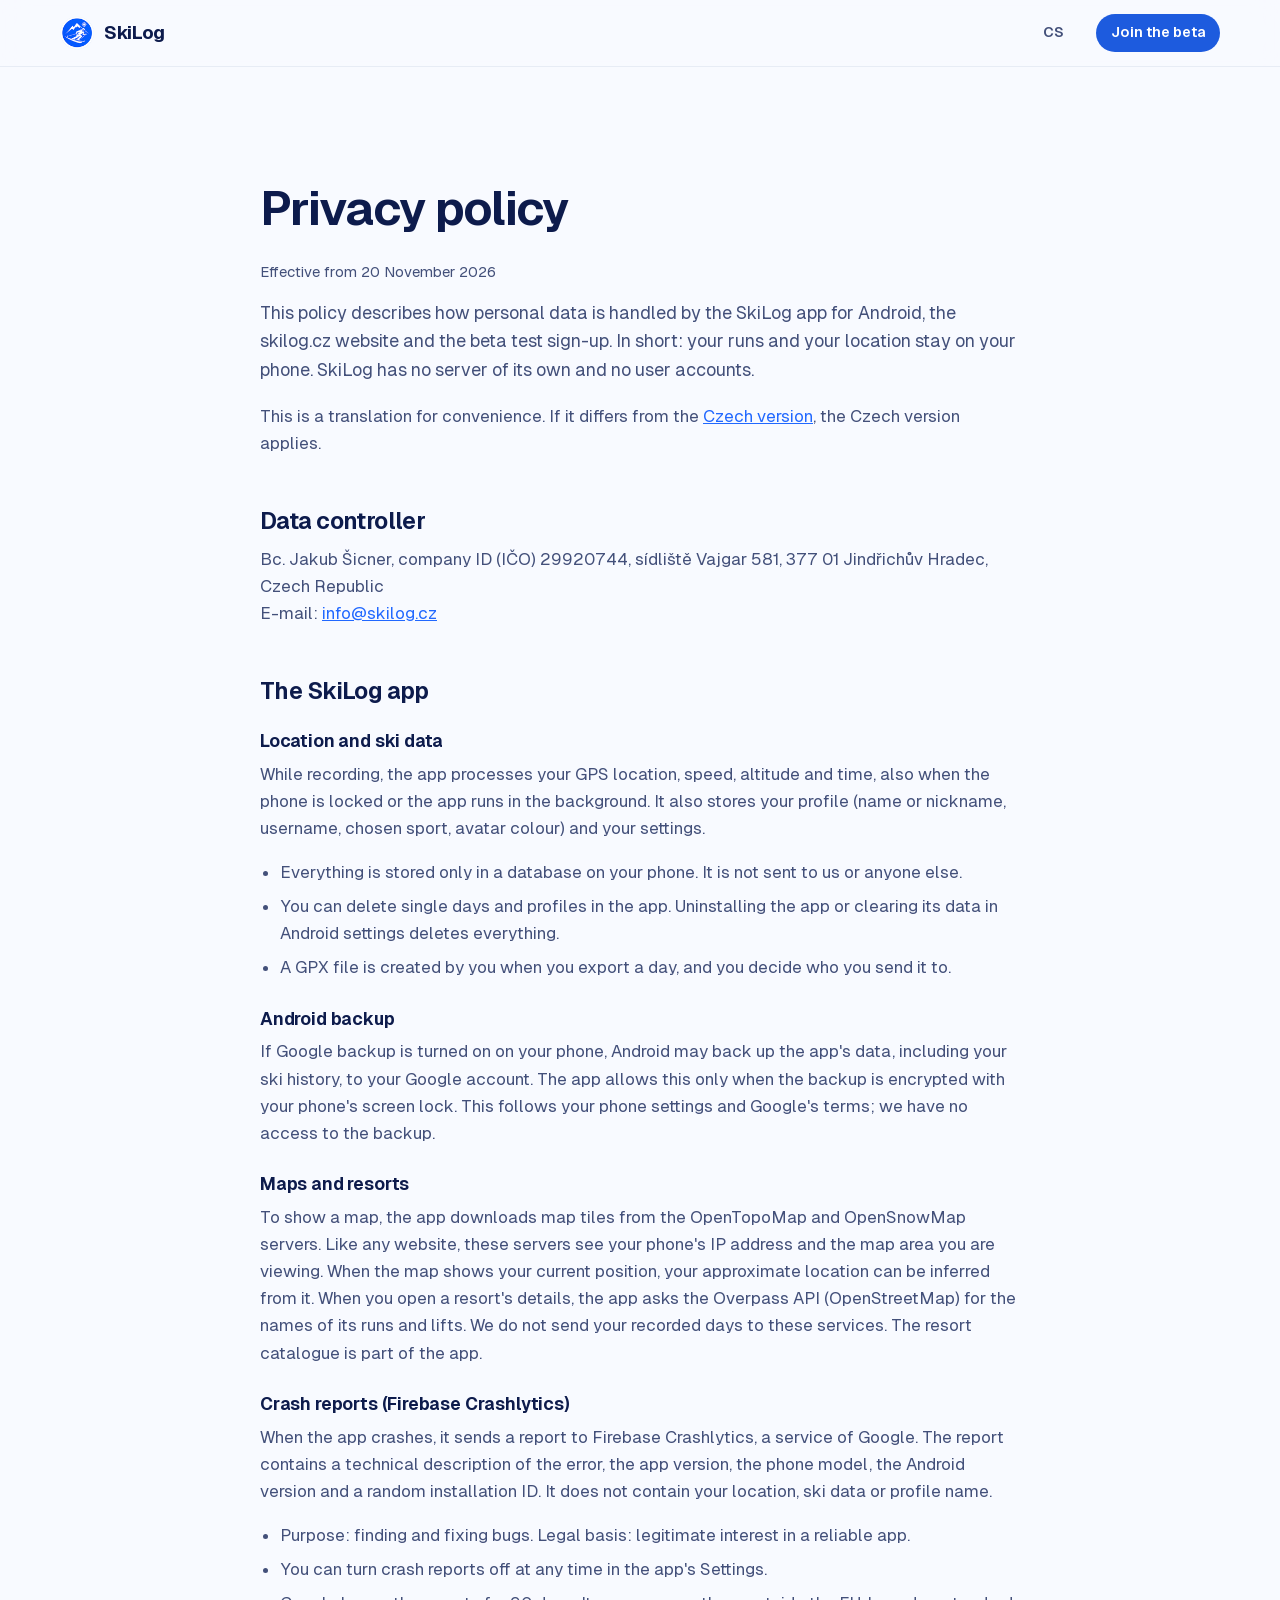
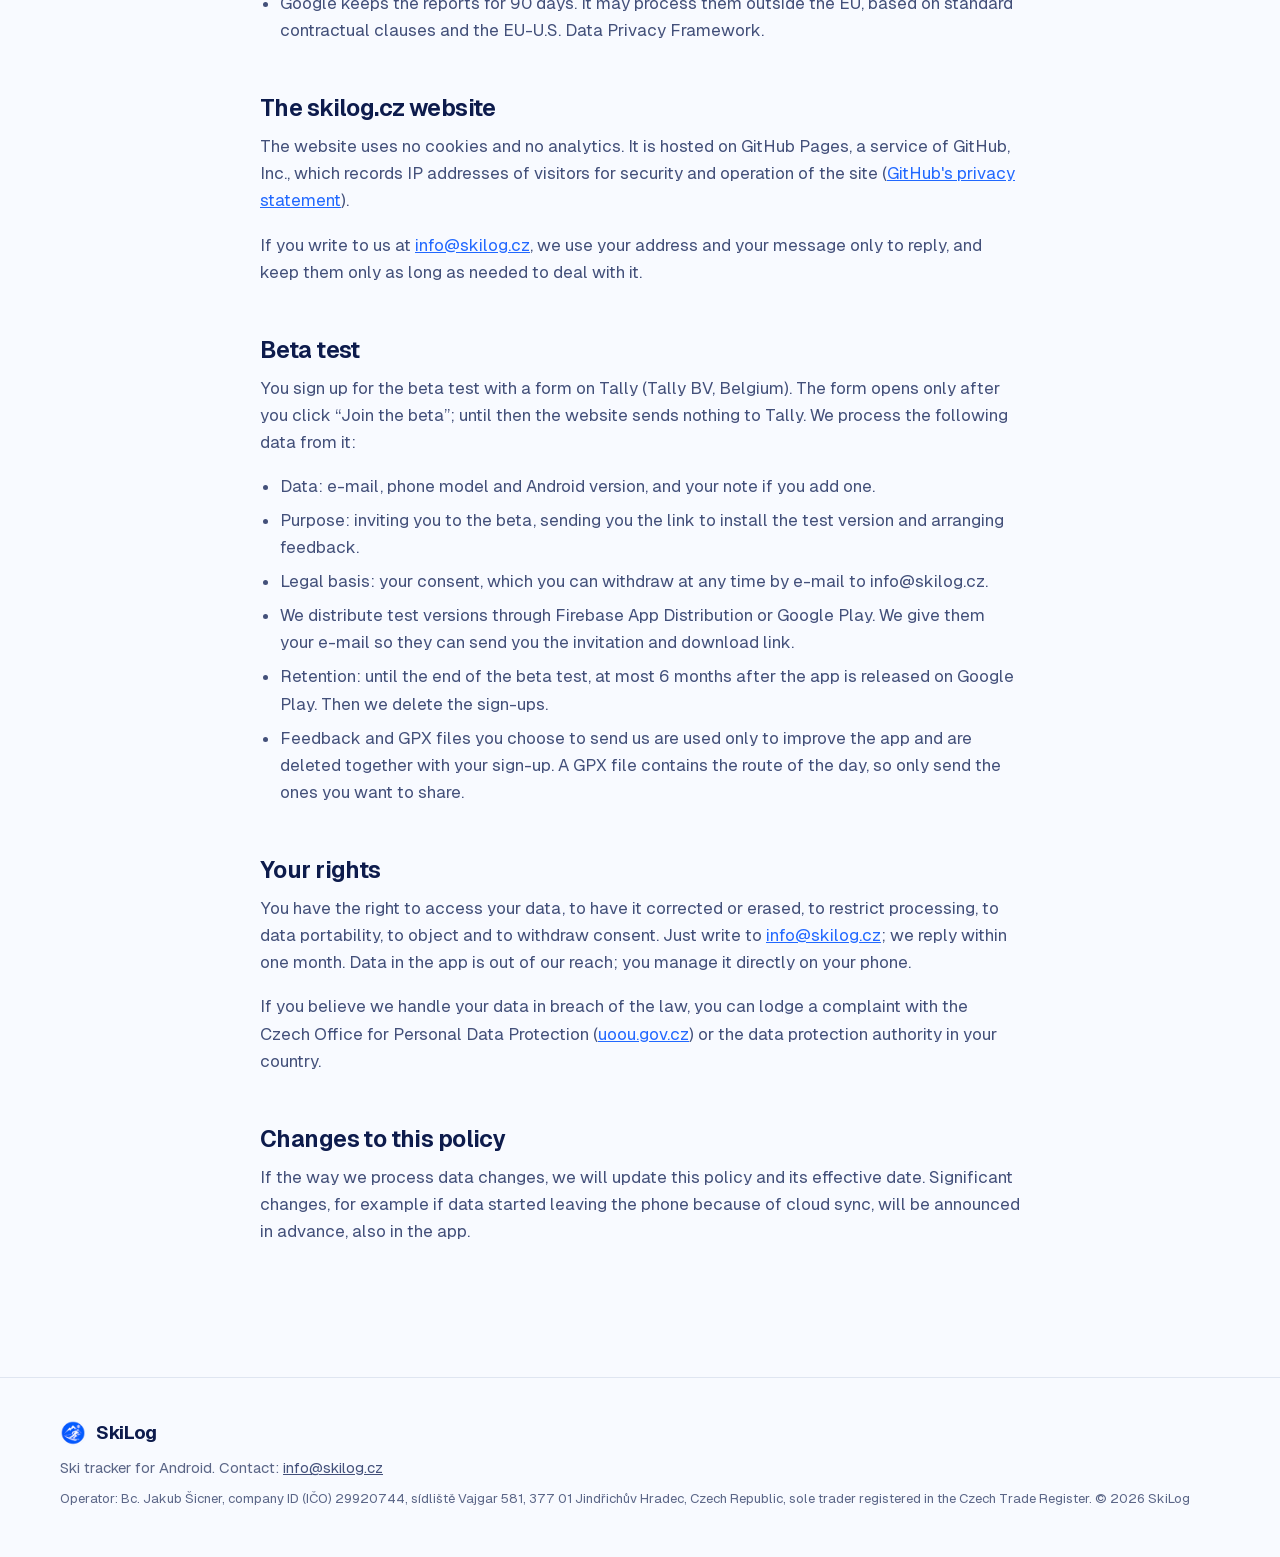
<file: en/privacy.html>
<!doctype html>
<html lang="en">
<head>
  <meta charset="utf-8">
  <meta name="viewport" content="width=device-width, initial-scale=1">
  <title>Privacy policy | SkiLog</title>
  <meta name="description" content="How the SkiLog app, the skilog.cz website and the beta test handle personal data.">
  <meta name="theme-color" content="#2168FF">
  <link rel="canonical" href="https://skilog.cz/en/privacy.html">
  <link rel="alternate" hreflang="cs" href="https://skilog.cz/privacy.html">
  <link rel="alternate" hreflang="en" href="https://skilog.cz/en/privacy.html">
  <link rel="icon" type="image/png" sizes="64x64" href="../assets/icon-64.png">
  <link rel="apple-touch-icon" href="../assets/apple-touch-icon.png">
  <link rel="preload" href="../assets/fonts/Geist-Variable.woff2" as="font" type="font/woff2" crossorigin>
  <link rel="stylesheet" href="../styles.css">
</head>
<body>
  <a class="skip" href="#obsah">Skip to content</a>

  <header class="nav">
    <div class="wrap nav__inner">
      <a class="brand" href="./" aria-label="SkiLog, home page">
        <img src="../assets/icon-64.png" alt="" width="34" height="34">
        <span>SkiLog</span>
      </a>
      <a class="lang lang--push" href="../privacy.html" hreflang="cs" lang="cs" title="Česká verze">CS</a>
      <a class="btn btn--small nav__cta" href="https://tally.so/r/RWDK49" data-beta>Join the beta</a>
    </div>
  </header>

  <main id="obsah" class="section">
    <article class="wrap doc">
      <h1>Privacy policy</h1>
      <p class="doc__meta">Effective from 20 November 2026</p>

      <p class="doc__lead">
        This policy describes how personal data is handled by the SkiLog app for Android, the
        skilog.cz website and the beta test sign-up. In short: your runs and your location stay on
        your phone. SkiLog has no server of its own and no user accounts.
      </p>
      <p>
        This is a translation for convenience. If it differs from the
        <a href="../privacy.html" hreflang="cs">Czech version</a>, the Czech version applies.
      </p>

      <h2>Data controller</h2>
      <p>
        Bc. Jakub Šicner, company ID (IČO) 29920744, sídliště Vajgar 581, 377 01 Jindřichův Hradec, Czech Republic<br>
        E-mail: <a href="mailto:info@skilog.cz">info@skilog.cz</a>
      </p>

      <h2>The SkiLog app</h2>

      <h3>Location and ski data</h3>
      <p>
        While recording, the app processes your GPS location, speed, altitude and time, also when the
        phone is locked or the app runs in the background. It also stores your profile (name or
        nickname, username, chosen sport, avatar colour) and your settings.
      </p>
      <ul>
        <li>Everything is stored only in a database on your phone. It is not sent to us or anyone else.</li>
        <li>You can delete single days and profiles in the app. Uninstalling the app or clearing its data in Android settings deletes everything.</li>
        <li>A GPX file is created by you when you export a day, and you decide who you send it to.</li>
      </ul>

      <h3>Android backup</h3>
      <p>
        If Google backup is turned on on your phone, Android may back up the app's data, including
        your ski history, to your Google account. The app allows this only when the backup is
        encrypted with your phone's screen lock. This follows your phone settings and Google's terms;
        we have no access to the backup.
      </p>

      <h3>Maps and resorts</h3>
      <p>
        To show a map, the app downloads map tiles from the OpenTopoMap and OpenSnowMap servers. Like
        any website, these servers see your phone's IP address and the map area you are viewing. When
        the map shows your current position, your approximate location can be inferred from it. When
        you open a resort's details, the app asks the Overpass API (OpenStreetMap) for the names of
        its runs and lifts. We do not send your recorded days to these services. The resort catalogue
        is part of the app.
      </p>

      <h3>Crash reports (Firebase Crashlytics)</h3>
      <p>
        When the app crashes, it sends a report to Firebase Crashlytics, a service of Google. The
        report contains a technical description of the error, the app version, the phone model, the
        Android version and a random installation ID. It does not contain your location, ski data or
        profile name.
      </p>
      <ul>
        <li>Purpose: finding and fixing bugs. Legal basis: legitimate interest in a reliable app.</li>
        <li>You can turn crash reports off at any time in the app's Settings.</li>
        <li>Google keeps the reports for 90 days. It may process them outside the EU, based on standard contractual clauses and the EU-U.S. Data Privacy Framework.</li>
      </ul>

      <h2>The skilog.cz website</h2>
      <p>
        The website uses no cookies and no analytics. It is hosted on GitHub Pages, a service of
        GitHub, Inc., which records IP addresses of visitors for security and operation of the site
        (<a href="https://docs.github.com/en/site-policy/privacy-policies/github-general-privacy-statement" rel="noopener">GitHub's privacy statement</a>).
      </p>
      <p>
        If you write to us at <a href="mailto:info@skilog.cz">info@skilog.cz</a>, we use your address
        and your message only to reply, and keep them only as long as needed to deal with it.
      </p>

      <h2>Beta test</h2>
      <p>
        You sign up for the beta test with a form on Tally (Tally BV, Belgium). The form opens only
        after you click “Join the beta”; until then the website sends nothing to Tally. We process the
        following data from it:
      </p>
      <ul>
        <li>Data: e-mail, phone model and Android version, and your note if you add one.</li>
        <li>Purpose: inviting you to the beta, sending you the link to install the test version and arranging feedback.</li>
        <li>Legal basis: your consent, which you can withdraw at any time by e-mail to info@skilog.cz.</li>
        <li>We distribute test versions through Firebase App Distribution or Google Play. We give them your e-mail so they can send you the invitation and download link.</li>
        <li>Retention: until the end of the beta test, at most 6 months after the app is released on Google Play. Then we delete the sign-ups.</li>
        <li>Feedback and GPX files you choose to send us are used only to improve the app and are deleted together with your sign-up. A GPX file contains the route of the day, so only send the ones you want to share.</li>
      </ul>

      <h2>Your rights</h2>
      <p>
        You have the right to access your data, to have it corrected or erased, to restrict
        processing, to data portability, to object and to withdraw consent. Just write to
        <a href="mailto:info@skilog.cz">info@skilog.cz</a>; we reply within one month. Data in the app
        is out of our reach; you manage it directly on your phone.
      </p>
      <p>
        If you believe we handle your data in breach of the law, you can lodge a complaint with the
        Czech Office for Personal Data Protection (<a href="https://uoou.gov.cz" rel="noopener">uoou.gov.cz</a>)
        or the data protection authority in your country.
      </p>

      <h2>Changes to this policy</h2>
      <p>
        If the way we process data changes, we will update this policy and its effective date.
        Significant changes, for example if data started leaving the phone because of cloud sync,
        will be announced in advance, also in the app.
      </p>
    </article>
  </main>

  <footer class="footer">
    <div class="wrap footer__inner">
      <a class="brand" href="./">
        <img src="../assets/icon-64.png" alt="" width="26" height="26">
        <span>SkiLog</span>
      </a>
      <p>Ski tracker for Android. Contact: <a href="mailto:info@skilog.cz">info@skilog.cz</a></p>
      <p class="footer__small">
        Operator: Bc. Jakub Šicner, company ID (IČO) 29920744, sídliště Vajgar 581, 377 01 Jindřichův Hradec, Czech Republic, sole trader registered in the Czech Trade Register.
        © 2026 SkiLog
      </p>
    </div>
  </footer>
  <script src="../beta.js" defer></script>
</body>
</html>
</file>
<file: styles.css>
/*
 * SkiLog presentation site.
 * Colours follow the app theme (SkiLogColors.kt): neutral slate + one accent blue.
 * Shape rule: interactive elements are pills, containers use --radius, phones use --radius-phone.
 */

@font-face {
  font-family: "Geist";
  src: url("assets/fonts/Geist-Variable.woff2") format("woff2");
  font-weight: 100 900;
  font-style: normal;
  font-display: swap;
}

:root {
  --bg: #F8FAFF;
  --bg-tint: #EEF2FA;
  --surface: #FFFFFF;
  --border: #DFE5F1;
  --text: #0D1B4C;
  --text-2: #43507A;
  --text-3: #5B6687;
  --accent: #2168FF;
  --accent-strong: #1D5BDE;
  --accent-soft: #E6EEFF;
  --on-accent: #FFFFFF;
  --done: #16A34A;
  --phone-frame: #0E1424;
  --shadow: 0 30px 60px -30px rgba(13, 27, 76, .35);
  --radius: 24px;
  --radius-phone: 34px;
  color-scheme: light;
}

@media (prefers-color-scheme: dark) {
  :root {
    --bg: #0B1220;
    --bg-tint: #0F1828;
    --surface: #141C2E;
    --border: #243049;
    --text: #E8EDFA;
    --text-2: #B4BEDA;
    --text-3: #98A3C2;
    --accent: #6C9DFF;
    --accent-strong: #2A63E0;
    --accent-soft: #1A2B52;
    --on-accent: #FFFFFF;
    --done: #4ADE80;
    --phone-frame: #05080F;
    --shadow: 0 30px 60px -30px rgba(0, 0, 0, .75);
    color-scheme: dark;
  }
}

*, *::before, *::after { box-sizing: border-box; }
html { scroll-behavior: smooth; scroll-padding-top: 76px; }
body {
  margin: 0;
  background: var(--bg);
  color: var(--text);
  font-family: "Geist", system-ui, -apple-system, "Segoe UI", Roboto, sans-serif;
  font-size: 17px;
  line-height: 1.6;
  -webkit-font-smoothing: antialiased;
  overflow-x: hidden;
}
img { max-width: 100%; display: block; }
a { color: var(--accent); }
h1, h2, h3 { line-height: 1.12; margin: 0 0 .5em; letter-spacing: -.025em; font-weight: 650; }
h3 { font-size: 1.12rem; letter-spacing: -.01em; }
p { margin: 0 0 1em; }

.wrap { width: min(1160px, 100% - 32px); margin-inline: auto; }

.i { width: 1.25em; height: 1.25em; fill: currentColor; flex: none; }
.i--lg { width: 30px; height: 30px; color: var(--accent); margin-bottom: 20px; }

.skip { position: absolute; left: -999px; top: 8px; background: var(--accent); color: var(--on-accent); padding: 8px 14px; border-radius: 999px; z-index: 100; }
.skip:focus { left: 8px; }

/* Buttons */
.btn {
  display: inline-flex; align-items: center; gap: .5em;
  padding: .8em 1.35em;
  border-radius: 999px;
  background: var(--accent-strong);
  color: var(--on-accent); font-weight: 600; text-decoration: none;
  transition: transform .2s cubic-bezier(.16, 1, .3, 1), background-color .2s;
  white-space: nowrap;
}
.btn:hover { background: var(--accent); }
.btn:active { transform: scale(.98); }
.btn:focus-visible, a:focus-visible, summary:focus-visible { outline: 3px solid var(--accent); outline-offset: 3px; }
.btn--ghost { background: transparent; color: var(--text); box-shadow: inset 0 0 0 1px var(--border); }
.btn--ghost:hover { background: var(--surface); }
.btn--small { padding: .5em 1.05em; font-size: .9rem; }

/* Nav */
.nav {
  position: sticky; top: 0; z-index: 50;
  background: color-mix(in srgb, var(--bg) 85%, transparent);
  backdrop-filter: saturate(1.4) blur(14px);
  -webkit-backdrop-filter: saturate(1.4) blur(14px);
  border-bottom: 1px solid color-mix(in srgb, var(--border) 70%, transparent);
}
.nav__inner { display: flex; align-items: center; gap: 24px; height: 66px; }
.brand { display: inline-flex; align-items: center; gap: 10px; font-weight: 700; font-size: 1.15rem; color: var(--text); text-decoration: none; letter-spacing: -.02em; }
.nav__links { display: flex; gap: 28px; margin-left: auto; }
.nav__links a { color: var(--text-2); text-decoration: none; font-weight: 500; font-size: .95rem; }
.nav__links a:hover { color: var(--text); }
@media (max-width: 760px) {
  .nav__links { display: none; }
  .nav .btn--small { margin-left: auto; }
}

/* Hero */
.hero {
  position: relative; overflow: hidden;
  padding: clamp(40px, 6vw, 88px) 0 clamp(40px, 6vw, 80px);
  background: #FDFDFE url("assets/mountains.webp") center bottom / cover no-repeat;
}
@media (prefers-color-scheme: dark) { .hero { background: none; } }
.hero__grid { display: grid; grid-template-columns: 1.1fr 1fr; gap: 40px; align-items: center; }
.hero h1 { font-size: clamp(2.5rem, 5.4vw, 4.25rem); font-weight: 700; letter-spacing: -.04em; line-height: 1.04; }
.accent { color: var(--accent); }
.lead { font-size: clamp(1.08rem, 1.6vw, 1.25rem); color: var(--text-2); max-width: 30em; }
.pill {
  display: inline-block; font-size: .85rem; font-weight: 550; color: var(--accent);
  background: var(--accent-soft); padding: 5px 14px; border-radius: 999px; margin-bottom: 22px;
}
.hero__cta { display: flex; flex-wrap: wrap; gap: 12px; margin-top: 30px; }

.hero__visual { position: relative; height: clamp(440px, 46vw, 600px); }
.phone {
  border-radius: var(--radius-phone); padding: 8px;
  background: var(--phone-frame);
  box-shadow: var(--shadow), inset 0 0 0 1px rgba(255, 255, 255, .08);
}
.phone img { border-radius: calc(var(--radius-phone) - 8px); width: 100%; height: auto; }
.hero__visual .phone { position: absolute; width: clamp(200px, 21vw, 272px); }
.phone--front { right: 6%; top: 0; z-index: 2; }
.phone--back { right: 42%; top: 12%; transform: rotate(-6deg); }

@media (max-width: 900px) {
  .hero__grid { grid-template-columns: 1fr; }
  .hero__visual { width: min(100%, 460px); margin-inline: auto; height: 470px; }
  .hero__visual .phone { width: 220px; }
  .phone--front { right: 4%; }
  .phone--back { right: auto; left: 4%; }
}
@media (max-width: 420px) {
  .hero__visual { height: 400px; }
  .hero__visual .phone { width: 180px; }
}

/* Load-in */
@media (prefers-reduced-motion: no-preference) {
  .hero__text > * { animation: rise .8s cubic-bezier(.16, 1, .3, 1) both; }
  .hero__text > :nth-child(2) { animation-delay: .06s; }
  .hero__text > :nth-child(3) { animation-delay: .12s; }
  .hero__text > :nth-child(4) { animation-delay: .18s; }
  .phone--front { animation: rise 1s .15s cubic-bezier(.16, 1, .3, 1) both; }
  .phone--back { animation: rise-tilt 1s .25s cubic-bezier(.16, 1, .3, 1) both; }
}
@keyframes rise { from { opacity: 0; transform: translateY(18px); } }
@keyframes rise-tilt { from { opacity: 0; transform: translateY(30px) rotate(-2deg); } to { transform: rotate(-6deg); } }

/* Scroll reveal (CSS scroll-driven animations; static where unsupported) */
@supports (animation-timeline: view()) {
  @media (prefers-reduced-motion: no-preference) {
    .reveal {
      animation: rise linear both;
      animation-timeline: view();
      animation-range: entry 0% entry 40%;
    }
  }
}

/* Facts */
.facts { border-block: 1px solid var(--border); background: var(--surface); }
.facts__list {
  list-style: none; margin: 0 auto; padding: 22px 0;
  display: flex; flex-wrap: wrap; justify-content: space-between; gap: 14px 28px;
  color: var(--text-2); font-weight: 500; font-size: .97rem;
}
.facts__list li { display: inline-flex; align-items: center; gap: 10px; }
.facts__list .i { color: var(--accent); width: 22px; height: 22px; }
@media (max-width: 760px) {
  .facts__list { display: grid; grid-template-columns: 1fr 1fr; }
}
@media (max-width: 420px) {
  .facts__list { grid-template-columns: 1fr; }
}

/* Sections */
.section { padding: clamp(64px, 9vw, 120px) 0; }
.section--tight { padding-block: clamp(40px, 6vw, 72px); }
.section--tint { background: var(--bg-tint); }
.section__title { font-size: clamp(1.9rem, 3.8vw, 2.8rem); max-width: 18em; }
.section__lead { color: var(--text-2); font-size: 1.1rem; max-width: 34em; margin-bottom: 48px; }
.eyebrow { font-size: .85rem; font-weight: 600; color: var(--accent); margin-bottom: .6em; }

/* Bento: 4 columns, 6 tiles.
   row 1: runs runs map map / row 2: runs runs small small / row 3: season season accent accent */
.bento {
  display: grid; gap: 16px;
  grid-template-columns: repeat(4, 1fr);
  grid-template-areas:
    "runs runs map map"
    "runs runs s1 s2"
    "season season acc acc";
}
.tile {
  background: var(--surface); border: 1px solid var(--border); border-radius: var(--radius);
  padding: 28px; overflow: hidden; position: relative;
  display: flex; flex-direction: column;
}
.tile p { color: var(--text-2); margin: 0; font-size: .97rem; max-width: 34em; }
.tile__text { position: relative; z-index: 1; }
.tile--runs { grid-area: runs; background: #0F1828; border-color: #1E2940; color: #E8EDFA; }
.tile--runs p { color: #B4BEDA; }
.tile--runs img { margin: auto -12px -28px; padding-top: 28px; width: calc(100% + 24px); height: auto; max-width: none; mask-image: linear-gradient(to bottom, #000 70%, transparent); -webkit-mask-image: linear-gradient(to bottom, #000 70%, transparent); }
.tile--map { grid-area: map; padding-bottom: 0; }
.tile--map img { margin: 22px -28px 0; width: calc(100% + 56px); max-width: none; flex: 1 1 auto; min-height: 190px; height: 0; object-fit: cover; object-position: center 60%; }
.bento > .tile--small:nth-of-type(3) { grid-area: s1; }
.bento > .tile--small:nth-of-type(4) { grid-area: s2; }
.tile--season { grid-area: season; flex-direction: row; gap: 24px; align-items: flex-end; padding-right: 0; padding-bottom: 0; }
.tile--season .tile__text { flex: 1 1 45%; align-self: center; padding-bottom: 28px; }
.tile--season img { flex: 1 1 55%; min-width: 0; height: 260px; object-fit: cover; object-position: left top; border-radius: 18px 0 0 0; box-shadow: var(--shadow); }
.tile--accent { grid-area: acc; background: var(--accent-strong); border-color: transparent; color: var(--on-accent); justify-content: flex-end; }
.tile--accent p { color: rgba(255, 255, 255, .85); }
.tile--accent .i--lg { color: var(--on-accent); }

@media (max-width: 960px) {
  .bento {
    grid-template-columns: 1fr 1fr;
    grid-template-areas:
      "runs map"
      "runs s1"
      "season s2"
      "acc acc";
  }
  .tile--season { flex-direction: column; padding-right: 28px; align-items: stretch; }
  .tile--season .tile__text { padding-bottom: 0; }
  .tile--season img { height: 220px; border-radius: 18px 18px 0 0; }
}
@media (max-width: 640px) {
  .bento { grid-template-columns: 1fr; grid-template-areas: "runs" "map" "s1" "s2" "season" "acc"; }
  .tile { padding: 24px; }
  .tile--map { padding-bottom: 0; }
  .tile--map img { margin-inline: -24px; width: calc(100% + 48px); }
  .tile--runs img { margin-inline: -8px; width: calc(100% + 16px); margin-bottom: -24px; }
}

/* How it works */
.how { display: grid; grid-template-columns: minmax(0, .8fr) minmax(0, 1.2fr); gap: clamp(32px, 6vw, 96px); align-items: center; }
.how__phone .phone { width: min(300px, 100%); margin-inline: auto; transform: rotate(-3deg); }
.steps { list-style: none; padding: 0; margin: 36px 0 0; counter-reset: step; display: grid; gap: 30px; }
.steps li { position: relative; padding-left: 58px; counter-increment: step; }
.steps li::before {
  content: counter(step);
  position: absolute; left: 0; top: -4px;
  width: 38px; height: 38px; border-radius: 50%;
  display: grid; place-items: center;
  font-weight: 650; font-size: .95rem;
  color: var(--accent); background: var(--surface); box-shadow: inset 0 0 0 1px var(--border);
}
.steps li:not(:last-child)::after {
  content: ""; position: absolute; left: 18.5px; top: 42px; bottom: -26px; width: 1px; background: var(--border);
}
.steps h3 { margin-bottom: .3em; }
.steps p { color: var(--text-2); margin: 0; max-width: 32em; }
@media (max-width: 760px) {
  .how { grid-template-columns: 1fr; }
  .how__phone { order: 2; }
  .how__phone .phone { width: 240px; }
}

/* Screenshot tour: tabs on the left, one phone on the right that cross-fades between screens.
   The active tab's progress bar is driven by JS (--p from 0 to 1) and then moves to the next tab.
   Desktop tabs are list rows (--radius); on mobile they become pills. */
.tour { display: grid; grid-template-columns: minmax(0, 1fr) minmax(0, 1fr); gap: clamp(32px, 6vw, 96px); align-items: center; }
.tour .section__lead { margin-bottom: 32px; }
.tour__tabs { display: grid; gap: 6px; }
.tour__tab {
  appearance: none; border: 0; font: inherit; text-align: left; cursor: pointer;
  position: relative; display: block; width: 100%;
  padding: 16px 22px 22px; border-radius: var(--radius);
  background: transparent; color: var(--text);
  transition: background-color .3s, box-shadow .3s;
}
.tour__tab:hover { background: color-mix(in srgb, var(--surface) 60%, transparent); }
.tour__tab:focus-visible { outline: 3px solid var(--accent); outline-offset: 2px; }
.tour__tab.is-active { background: var(--surface); box-shadow: inset 0 0 0 1px var(--border), var(--shadow); }
.tour__name { display: block; font-weight: 600; font-size: 1.12rem; color: var(--text-3); transition: color .3s; }
.tour__tab.is-active .tour__name { color: var(--text); }
/* Descriptions stay in the layout for every tab, so switching never changes the section height. */
.tour__desc { display: block; margin-top: 4px; color: var(--text-3); font-size: .97rem; transition: color .3s; }
.tour__tab.is-active .tour__desc { color: var(--text-2); }
.tour__bar {
  position: absolute; left: 22px; right: 22px; bottom: 10px; height: 2px; border-radius: 2px;
  background: linear-gradient(var(--accent), var(--accent)) left / 0% 100% no-repeat, var(--border);
  opacity: 0; transition: opacity .3s;
}
.tour__tab.is-active .tour__bar { opacity: 1; background-size: calc(var(--p, 0) * 100%) 100%, auto; transition: opacity .3s, background-size .1s linear; }
.tour.is-static .tour__bar { display: none; }

.tour__stage { position: relative; display: grid; place-items: center; padding: 24px 0; }
.tour__stage::before {
  content: ""; position: absolute; width: min(460px, 100%); aspect-ratio: 1; border-radius: 50%;
  background: radial-gradient(closest-side, var(--accent-soft), transparent);
}
.tour__phone { position: relative; width: min(310px, 100%); }
.tour__screens {
  position: relative; aspect-ratio: 540 / 1147; overflow: hidden;
  border-radius: calc(var(--radius-phone) - 8px);
  background: var(--phone-frame);
}
.tour__screens img {
  position: absolute; inset: 0; width: 100%; height: 100%; border-radius: 0;
  opacity: 0; transform: translateY(18px) scale(.97);
  transition: opacity .55s ease, transform .75s cubic-bezier(.16, 1, .3, 1);
}
.tour__screens img.is-active { opacity: 1; transform: none; z-index: 2; }
.tour__screens img.is-leaving { opacity: 0; transform: translateY(-12px) scale(.98); z-index: 1; }

@media (max-width: 900px) {
  .tour { grid-template-columns: minmax(0, 1fr); gap: 8px; }
  .tour .section__lead { margin-bottom: 20px; }
  .tour__tabs {
    display: flex; gap: 8px; overflow-x: auto; scroll-snap-type: x proximity;
    margin-inline: -16px; padding: 4px 16px 8px; scrollbar-width: none;
  }
  .tour__tabs::-webkit-scrollbar { display: none; }
  .tour__tab {
    flex: none; width: auto; scroll-snap-align: center;
    padding: 9px 16px 13px; border-radius: 999px;
    box-shadow: inset 0 0 0 1px var(--border);
  }
  .tour__tab.is-active { box-shadow: inset 0 0 0 1px var(--border); }
  .tour__name { font-size: .95rem; white-space: nowrap; }
  .tour__desc { display: none; }
  .tour__bar { left: 16px; right: 16px; bottom: 5px; }
  .tour__phone { width: min(260px, 72vw); }
}

@media (prefers-reduced-motion: reduce) {
  .tour__screens img { transform: none; }
}

/* Privacy band */
.privacy { background: var(--accent-strong); color: var(--on-accent); padding: clamp(64px, 9vw, 112px) 0; }
.privacy__inner { text-align: center; display: flex; flex-direction: column; align-items: center; }
.privacy__mark { width: 40px; height: 40px; margin-bottom: 22px; opacity: .9; }
.privacy h2 { font-size: clamp(1.9rem, 4.2vw, 3rem); max-width: 16em; }
.privacy p { color: rgba(255, 255, 255, .86); font-size: 1.12rem; max-width: 36em; }
.privacy__list { list-style: none; padding: 0; margin: 18px 0 0; display: flex; flex-wrap: wrap; justify-content: center; gap: 10px; }
.privacy__list li {
  display: inline-flex; align-items: center; gap: 8px;
  padding: 8px 16px; border-radius: 999px;
  background: rgba(255, 255, 255, .12); box-shadow: inset 0 0 0 1px rgba(255, 255, 255, .22);
  font-weight: 500; font-size: .95rem;
}

/* Roadmap: horizontal track on desktop, vertical on mobile */
.road {
  list-style: none; padding: 0; margin: 48px 0 0;
  display: grid; grid-template-columns: repeat(4, 1fr); gap: 28px;
  position: relative;
}
.road::before {
  content: ""; position: absolute; left: 0; right: 0; top: 9px; height: 2px;
  background: linear-gradient(to right, var(--accent) 0 37%, var(--border) 37%);
}
.road__step { position: relative; padding-top: 40px; }
.road__step::before {
  content: ""; position: absolute; left: 0; top: 0;
  width: 20px; height: 20px; border-radius: 50%;
  background: var(--bg); box-shadow: inset 0 0 0 2px var(--text-3);
}
.road__step.is-done::before { background: var(--accent); box-shadow: none; }
.road__step.is-active::before { background: var(--bg); box-shadow: inset 0 0 0 6px var(--accent), 0 0 0 6px var(--accent-soft); }
.road__state { display: block; font-size: .85rem; font-weight: 600; color: var(--text-3); margin-bottom: 6px; }
.is-done .road__state, .is-active .road__state { color: var(--accent); }
.road__step h3 { font-size: 1.5rem; letter-spacing: -.03em; margin-bottom: .35em; }
.road__step p { color: var(--text-2); margin: 0; font-size: .97rem; }
@media (max-width: 860px) {
  .road { grid-template-columns: 1fr; gap: 32px; padding-left: 40px; }
  .road::before { left: 9px; right: auto; top: 6px; bottom: 6px; width: 2px; height: auto; background: linear-gradient(to bottom, var(--accent) 0 30%, var(--border) 30%); }
  .road__step { padding-top: 0; }
  .road__step::before { left: -40px; top: 4px; }
}

.later { margin-top: 72px; padding-top: 40px; border-top: 1px solid var(--border); }
.later h3 { font-size: clamp(1.3rem, 2.2vw, 1.6rem); margin-bottom: 24px; }
.ideas { list-style: none; padding: 0; margin: 0; display: grid; grid-template-columns: repeat(4, minmax(0, 1fr)); gap: 22px 28px; }
.ideas li { display: flex; align-items: center; gap: 12px; font-weight: 500; color: var(--text-2); }
.ideas .i { width: 24px; height: 24px; color: var(--accent); }
@media (max-width: 960px) { .ideas { grid-template-columns: repeat(2, minmax(0, 1fr)); } }

/* Download */
.download {
  display: grid; grid-template-columns: auto 1fr auto; gap: 28px; align-items: center;
  padding: 32px 36px; border-radius: var(--radius);
  background: var(--surface); border: 1px solid var(--border);
}
.download img { border-radius: 50%; }
.download h2 { font-size: clamp(1.4rem, 2.6vw, 1.8rem); margin-bottom: .25em; }
.download p { color: var(--text-2); margin: 0; }
@media (max-width: 760px) {
  .download { grid-template-columns: 1fr; justify-items: start; padding: 28px 24px; }
  .download img { width: 64px; height: 64px; }
}

/* Footer */
.footer { border-top: 1px solid var(--border); padding: 40px 0 48px; }
.footer__inner { display: flex; flex-direction: column; gap: 8px; color: var(--text-3); font-size: .93rem; }
.footer p { margin: 0; }
.footer__small { font-size: .82rem; }
.footer a:not(.brand) { color: var(--text-2); }

@media (prefers-reduced-motion: reduce) {
  html { scroll-behavior: auto; }
  *, *::before, *::after { transition: none !important; animation: none !important; }
}

/* Text pages (privacy policy) */
.nav__cta { margin-left: auto; }
.doc { max-width: 760px; }
.doc h1 { font-size: clamp(2rem, 4.4vw, 3rem); letter-spacing: -.035em; }
.doc h2 { font-size: 1.45rem; margin-top: 2.2em; }
.doc h3 { font-size: 1.1rem; margin-top: 1.6em; }
.doc p, .doc li { color: var(--text-2); }
.doc ul { padding-left: 1.2em; margin: 0 0 1em; }
.doc li { margin-bottom: .4em; }
.doc__meta { color: var(--text-3); font-size: .93rem; }
.doc__lead { font-size: 1.12rem; color: var(--text); }

/* 404 */
.notfound {
  min-height: 100dvh; display: flex; flex-direction: column; align-items: center; justify-content: center;
  text-align: center; padding: 48px 16px; gap: 4px;
}
.notfound img { margin-bottom: 20px; border-radius: 50%; }
.notfound h1 { font-size: clamp(2.2rem, 6vw, 3.4rem); letter-spacing: -.04em; }
.notfound p { color: var(--text-2); margin-bottom: 24px; }

/* Language switch */
.lang { color: var(--text-2); text-decoration: none; font-weight: 600; font-size: .9rem; padding: 6px 8px; border-radius: 8px; }
.lang:hover { color: var(--text); background: color-mix(in srgb, var(--border) 40%, transparent); }
.lang--push { margin-left: auto; }
.lang--push + .nav__cta { margin-left: 0; }
@media (max-width: 760px) {
  .lang { margin-left: auto; }
  .lang + .btn--small { margin-left: 0; }
}
</file>
